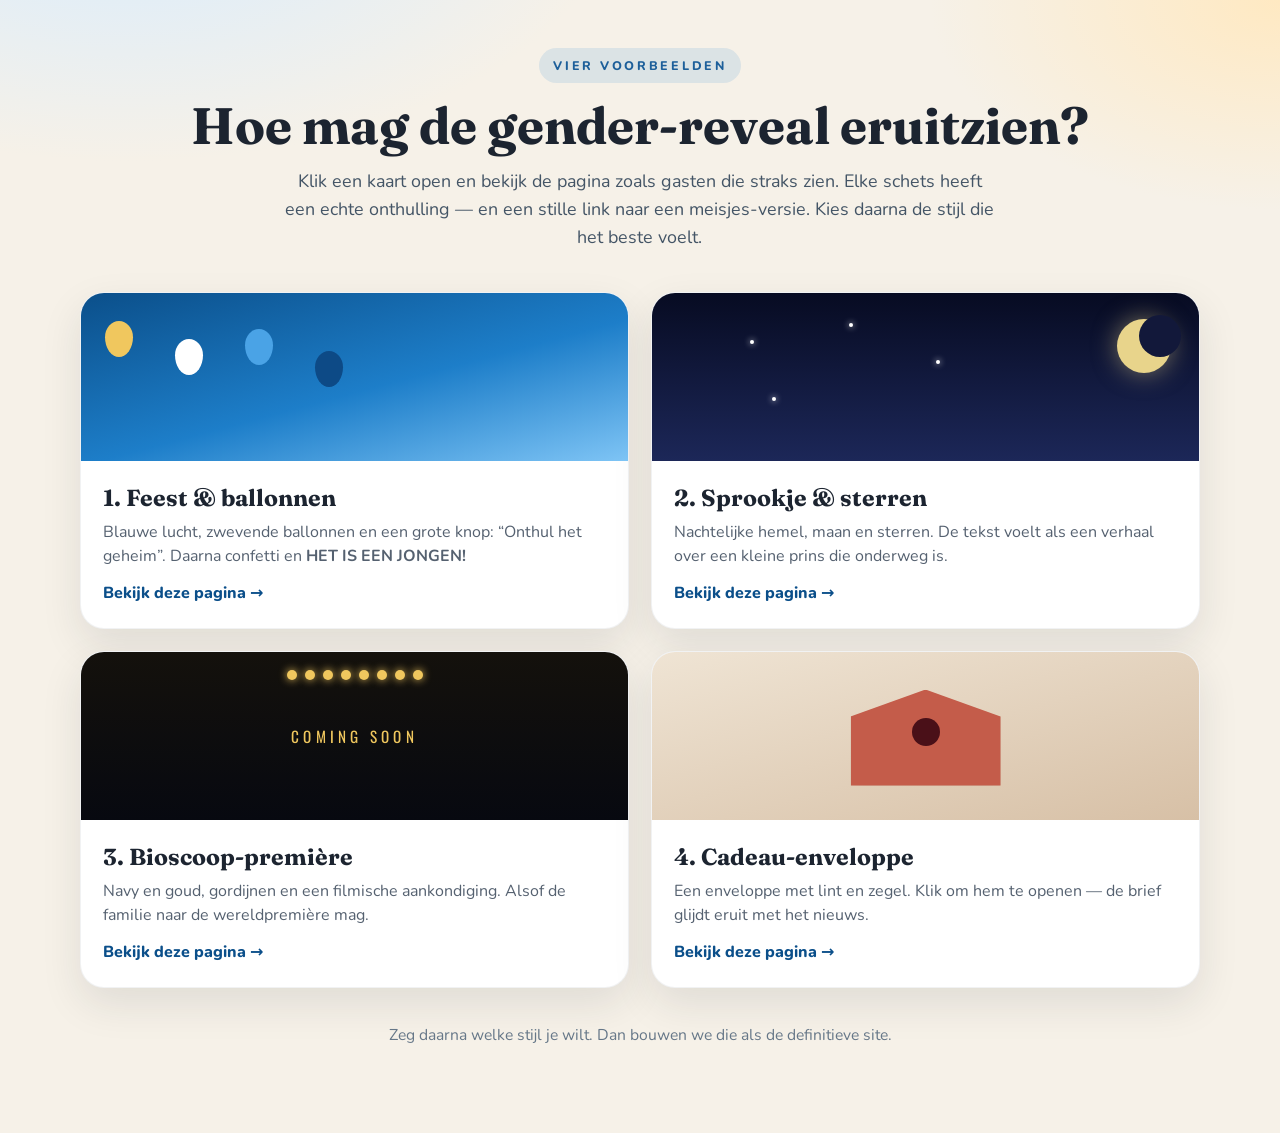
<file: schetsen/index.html>
<!DOCTYPE html>
<html lang="nl">
  <head>
    <meta charset="UTF-8" />
    <meta name="viewport" content="width=device-width, initial-scale=1" />
    <title>Kies een stijl — gender reveal</title>
    <link rel="preconnect" href="https://fonts.googleapis.com" />
    <link rel="preconnect" href="https://fonts.gstatic.com" crossorigin />
    <link
      href="https://fonts.googleapis.com/css2?family=Fraunces:opsz,wght@9..144,700;9..144,800&family=Nunito:wght@600;800&family=Oswald:wght@500;600&display=swap"
      rel="stylesheet"
    />
    <link rel="stylesheet" href="css/overzicht.css" />
  </head>
  <body class="overzicht">
    <div class="wrap">
      <header class="hero">
        <p class="kicker">Vier voorbeelden</p>
        <h1>Hoe mag de gender-reveal eruitzien?</h1>
        <p>
          Klik een kaart open en bekijk de pagina zoals gasten die straks zien.
          Elke schets heeft een echte onthulling — en een stille link naar een
          meisjes-versie. Kies daarna de stijl die het beste voelt.
        </p>
      </header>

      <div class="grid">
        <a class="choice" href="1-feest.html">
          <div class="thumb feest" aria-hidden="true"><span class="dot"></span></div>
          <div class="body">
            <h2>1. Feest &amp; ballonnen</h2>
            <p>
              Blauwe lucht, zwevende ballonnen en een grote knop:
              “Onthul het geheim”. Daarna confetti en
              <strong>HET IS EEN JONGEN!</strong>
            </p>
            <span class="cta">Bekijk deze pagina →</span>
          </div>
        </a>

        <a class="choice" href="2-sprookje.html">
          <div class="thumb sprookje" aria-hidden="true">
            <span class="moon"></span>
            <span class="star" style="left: 18%; top: 28%"></span>
            <span class="star" style="left: 36%; top: 18%"></span>
            <span class="star" style="left: 52%; top: 40%"></span>
            <span class="star" style="left: 22%; top: 62%"></span>
          </div>
          <div class="body">
            <h2>2. Sprookje &amp; sterren</h2>
            <p>
              Nachtelijke hemel, maan en sterren. De tekst voelt als een
              verhaal over een kleine prins die onderweg is.
            </p>
            <span class="cta">Bekijk deze pagina →</span>
          </div>
        </a>

        <a class="choice" href="3-bioscoop.html">
          <div class="thumb bioscoop" aria-hidden="true">
            <div class="lights">
              <i></i><i></i><i></i><i></i><i></i><i></i><i></i><i></i>
            </div>
            <div class="title">Coming soon</div>
          </div>
          <div class="body">
            <h2>3. Bioscoop-première</h2>
            <p>
              Navy en goud, gordijnen en een filmische aankondiging. Alsof de
              familie naar de wereldpremière mag.
            </p>
            <span class="cta">Bekijk deze pagina →</span>
          </div>
        </a>

        <a class="choice" href="4-cadeau.html">
          <div class="thumb cadeau" aria-hidden="true"><span class="env"></span></div>
          <div class="body">
            <h2>4. Cadeau-enveloppe</h2>
            <p>
              Een enveloppe met lint en zegel. Klik om hem te openen — de
              brief glijdt eruit met het nieuws.
            </p>
            <span class="cta">Bekijk deze pagina →</span>
          </div>
        </a>
      </div>

      <p class="note">
        Zeg daarna welke stijl je wilt. Dan bouwen we die als de definitieve site.
      </p>
    </div>
  </body>
</html>
</file>
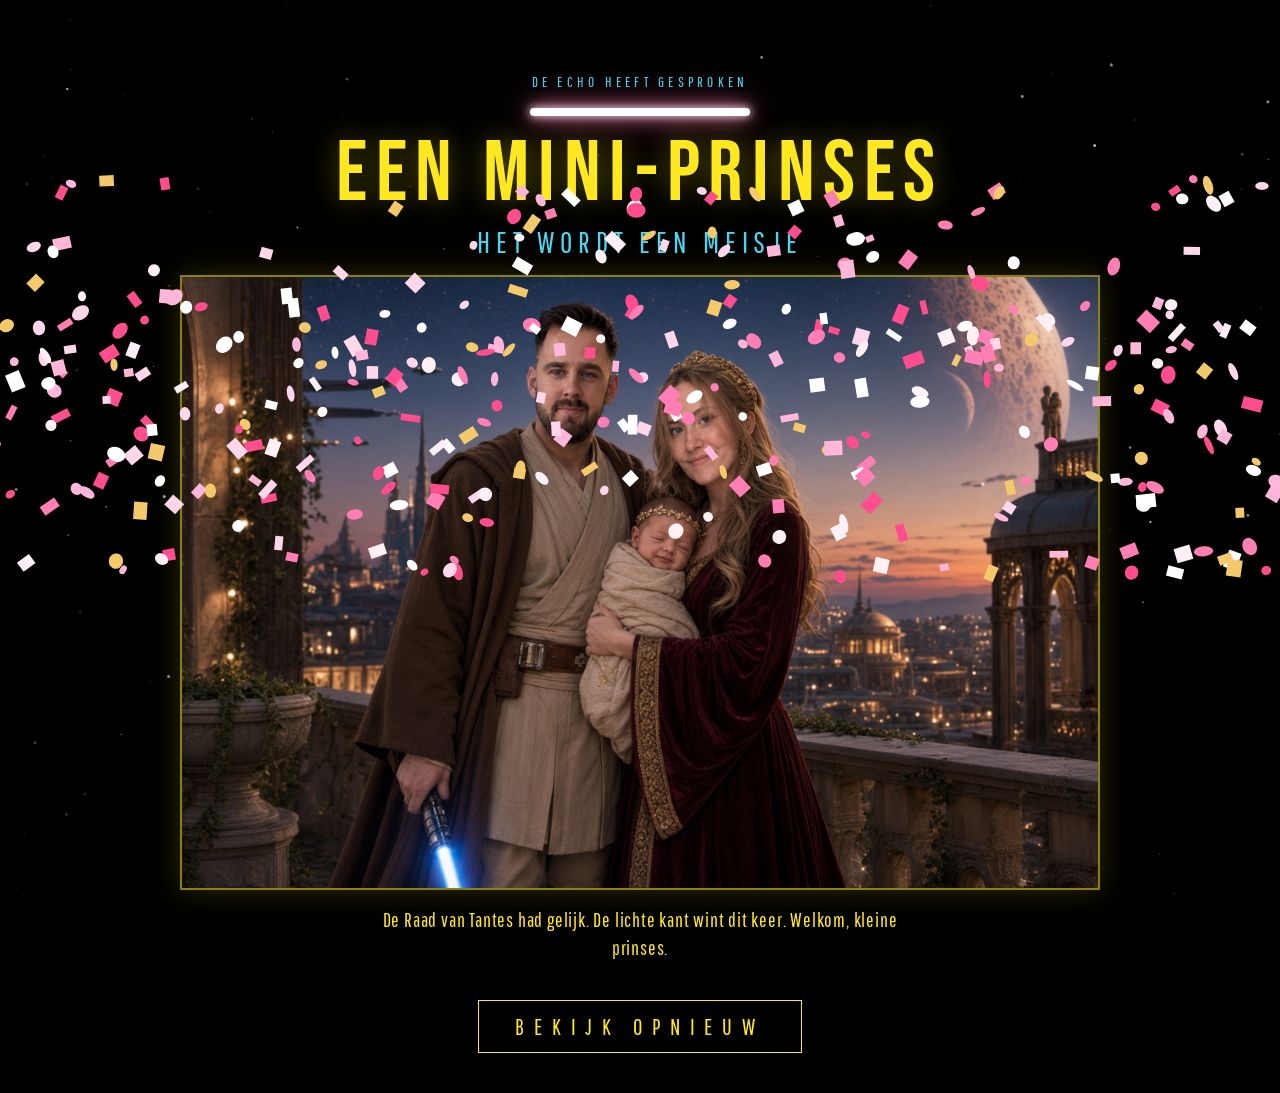
<file: meisje.html>
<!DOCTYPE html>
<html lang="nl">
  <head>
    <meta charset="UTF-8" />
    <meta name="viewport" content="width=device-width, initial-scale=1" />
    <title>Een mini-prinses</title>
    <meta name="description" content="De echo heeft gesproken." />
    <link rel="preconnect" href="https://fonts.googleapis.com" />
    <link rel="preconnect" href="https://fonts.gstatic.com" crossorigin />
    <link
      href="https://fonts.googleapis.com/css2?family=Bebas+Neue&family=News+Cycle:wght@400;700&family=Pathway+Gothic+One&display=swap"
      rel="stylesheet"
    />
    <link rel="stylesheet" href="css/style.css?v=33" />
  </head>
  <body class="galaxy" data-scene="reveal" data-outcome="girl">
    <canvas id="stars" aria-hidden="true"></canvas>
    <canvas id="fx" aria-hidden="true"></canvas>

    <main class="reveal">
      <p class="reveal-kicker">De echo heeft gesproken</p>
      <p class="saber saber-rose" aria-hidden="true"></p>
      <h1 class="reveal-title">Een mini-prinses</h1>
      <p class="reveal-sub">Het wordt een meisje</p>
      <div class="reveal-fotos">
        <figure class="reveal-foto">
          <img
            src="fotos/max-marjean-baby-reveal-meisje.png"
            alt="Max en Marjean met hun dochter, een mini-prinses"
          />
        </figure>
      </div>
      <p class="reveal-note">
        De Raad van Tantes had gelijk. De lichte kant wint dit keer.
        Welkom, kleine prinses.
      </p>
      <a class="start-btn replay-btn" href="index.html">Bekijk opnieuw</a>
    </main>

    <script src="js/app.js?v=33"></script>
  </body>
</html>
</file>
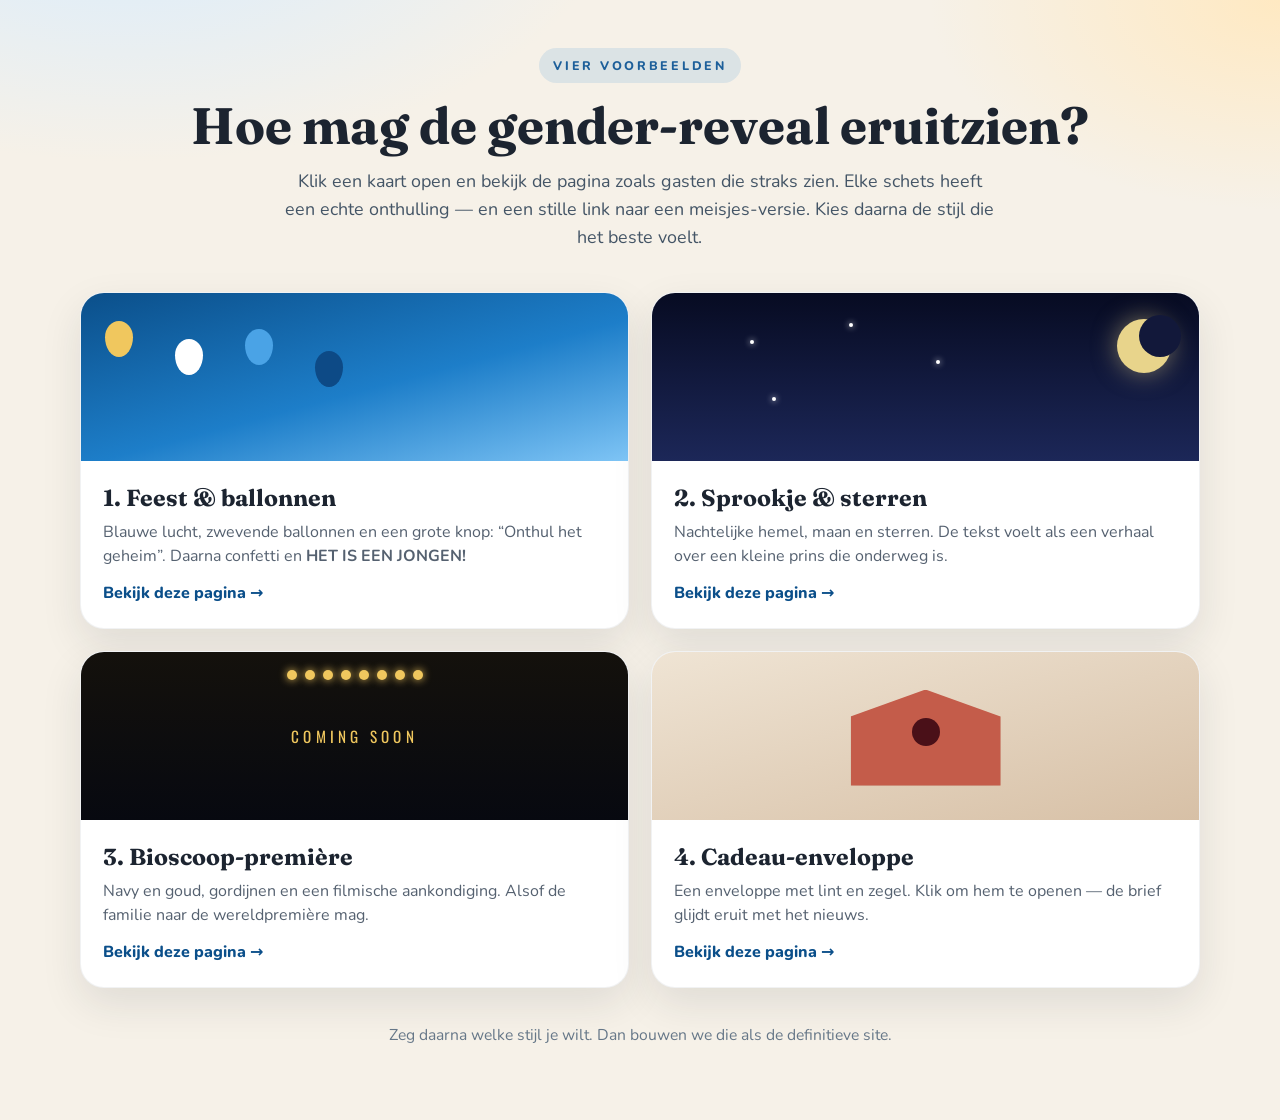
<file: preview.html>
<!DOCTYPE html>
<html lang="nl">
  <head>
    <meta charset="UTF-8" />
    <meta name="viewport" content="width=device-width, initial-scale=1" />
    <title>Kies een stijl</title>
    <meta http-equiv="refresh" content="0; url=schetsen/" />
    <link rel="canonical" href="schetsen/" />
  </head>
  <body>
    <p><a href="schetsen/">Open de vier stijlvoorbeelden</a></p>
  </body>
</html>
</file>
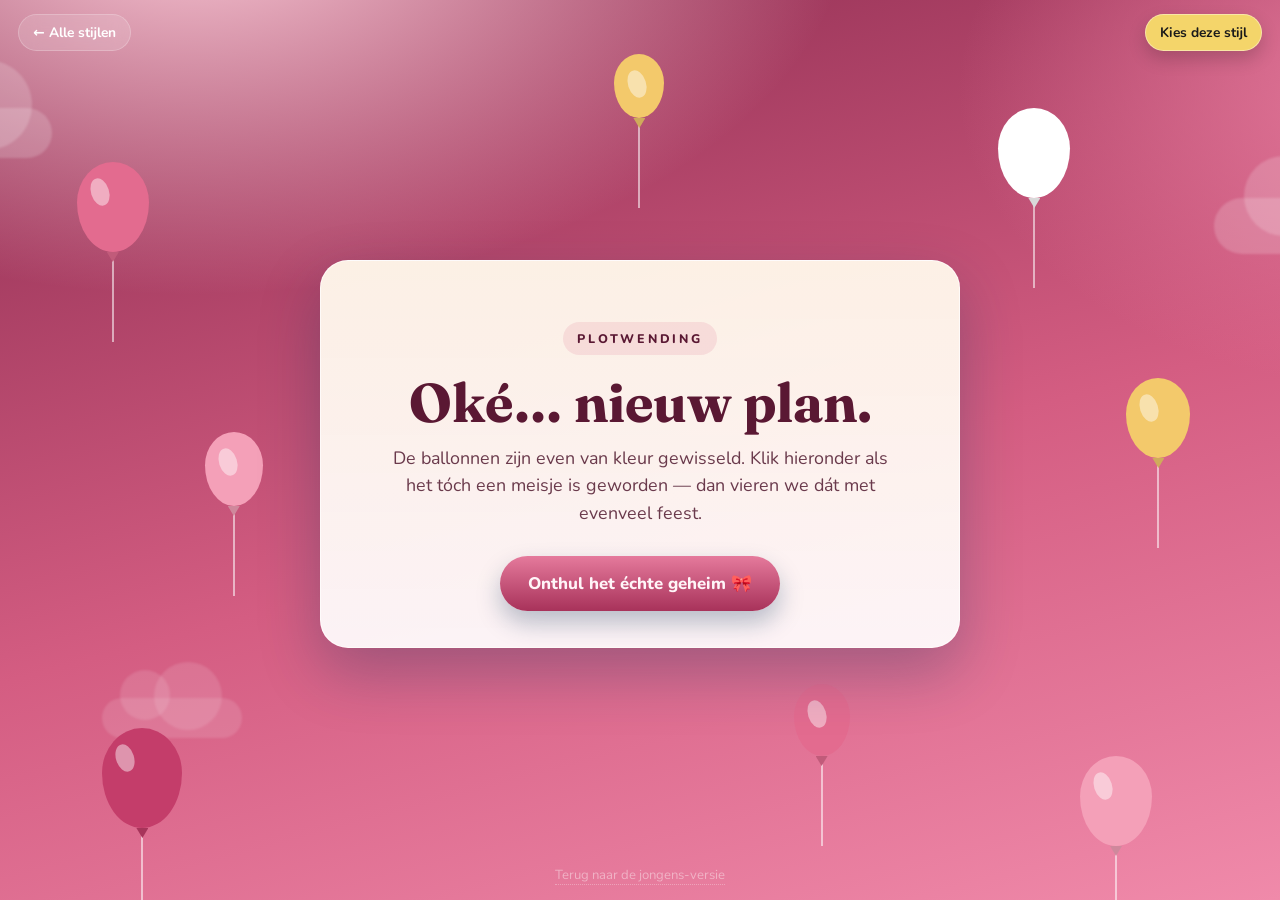
<file: schetsen/1-feest-meisje.html>
<!DOCTYPE html>
<html lang="nl">
  <head>
    <meta charset="UTF-8" />
    <meta name="viewport" content="width=device-width, initial-scale=1" />
    <title>Feest &amp; ballonnen — meisje</title>
    <link rel="preconnect" href="https://fonts.googleapis.com" />
    <link rel="preconnect" href="https://fonts.gstatic.com" crossorigin />
    <link
      href="https://fonts.googleapis.com/css2?family=Fraunces:opsz,wght@9..144,700;9..144,800&family=Nunito:wght@600;800&display=swap"
      rel="stylesheet"
    />
    <link rel="stylesheet" href="css/shared.css" />
    <link rel="stylesheet" href="css/feest.css" />
  </head>
  <body class="feest theme-girl" data-fx="feest">
    <canvas id="confetti"></canvas>
    <nav class="sketch-bar">
      <a class="back" href="index.html">← Alle stijlen</a>
      <a class="pick" href="index.html">Kies deze stijl</a>
    </nav>

    <div class="sky" aria-hidden="true">
      <div class="cloud cloud-1"></div>
      <div class="cloud cloud-2"></div>
      <div class="cloud cloud-3"></div>
    </div>
    <div class="balloons" aria-hidden="true">
      <div class="balloon b1"><span class="string"></span></div>
      <div class="balloon b2"><span class="string"></span></div>
      <div class="balloon b3"><span class="string"></span></div>
      <div class="balloon b4"><span class="string"></span></div>
      <div class="balloon b5"><span class="string"></span></div>
      <div class="balloon b6"><span class="string"></span></div>
      <div class="balloon b7"><span class="string"></span></div>
      <div class="balloon b8"><span class="string"></span></div>
    </div>

    <main class="page">
      <section class="card">
        <div class="pre-reveal">
          <p class="kicker">Plotwending</p>
          <h1>Oké… nieuw plan.</h1>
          <p class="lead">
            De ballonnen zijn even van kleur gewisseld. Klik hieronder als het
            tóch een meisje is geworden — dan vieren we dát met evenveel feest.
          </p>
          <button class="reveal-btn" type="button" data-reveal>
            Onthul het échte geheim 🎀
          </button>
        </div>
        <div class="result">
          <p class="tiny">Tromgeroffel… het is een</p>
          <h1 class="big-reveal">MEISJE!</h1>
          <p class="note">Welkom, kleine prinses. De wereld wordt een stukje zachter — en een stukje groter van liefde.</p>
          <p class="note">Gefeliciteerd, jullie worden ouders van een dochter. 💗</p>
          <p class="hearts" aria-hidden="true">🎀 💗 ✨</p>
        </div>
      </section>
    </main>

    <footer class="footer">
      <a href="1-feest.html">Terug naar de jongens-versie</a>
    </footer>
    <script src="js/reveal.js"></script>
  </body>
</html>
</file>
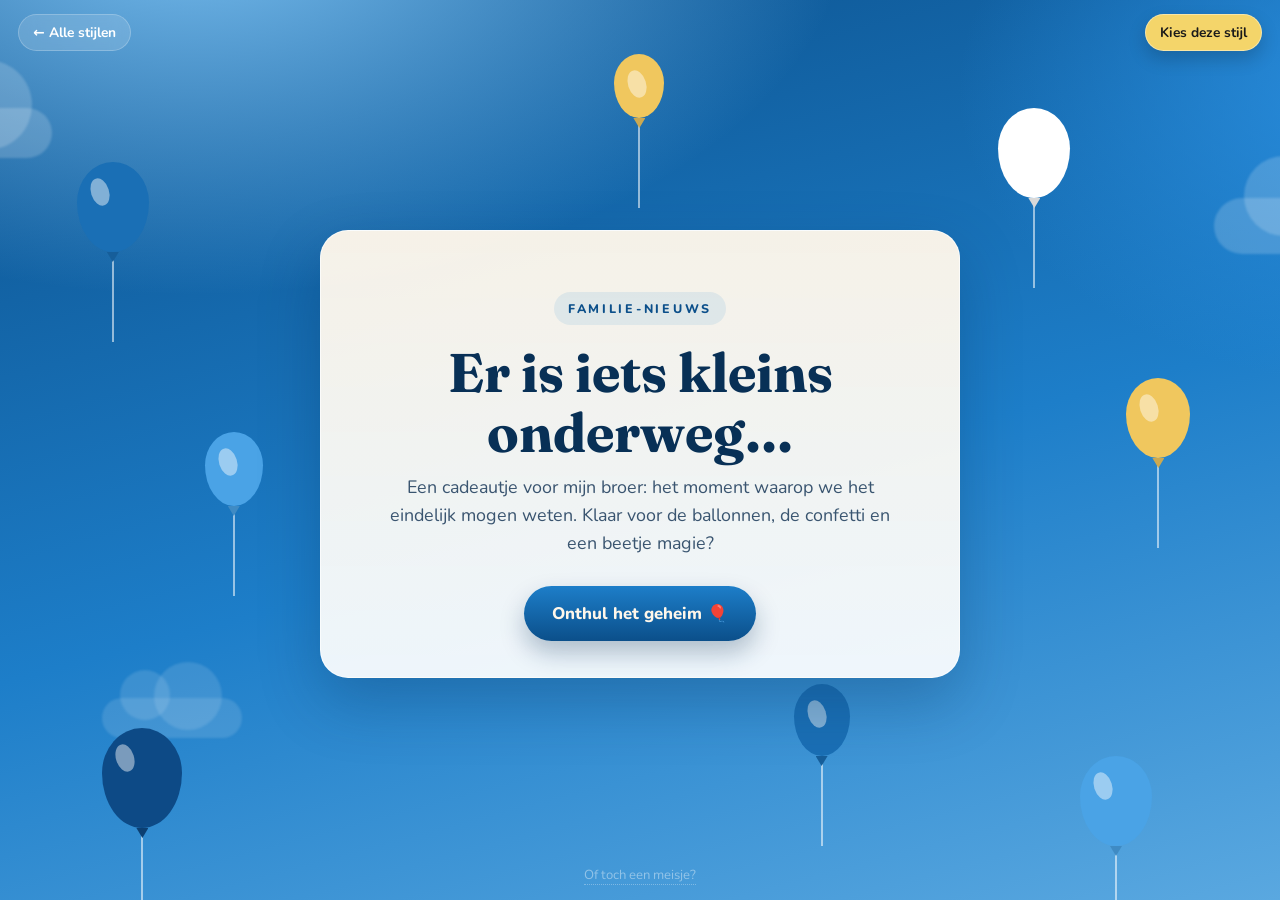
<file: schetsen/1-feest.html>
<!DOCTYPE html>
<html lang="nl">
  <head>
    <meta charset="UTF-8" />
    <meta name="viewport" content="width=device-width, initial-scale=1" />
    <title>Feest &amp; ballonnen — schets</title>
    <link rel="preconnect" href="https://fonts.googleapis.com" />
    <link rel="preconnect" href="https://fonts.gstatic.com" crossorigin />
    <link
      href="https://fonts.googleapis.com/css2?family=Fraunces:opsz,wght@9..144,700;9..144,800&family=Nunito:wght@600;800&display=swap"
      rel="stylesheet"
    />
    <link rel="stylesheet" href="css/shared.css" />
    <link rel="stylesheet" href="css/feest.css" />
  </head>
  <body class="feest" data-fx="feest">
    <canvas id="confetti"></canvas>
    <nav class="sketch-bar">
      <a class="back" href="index.html">← Alle stijlen</a>
      <a class="pick" href="index.html">Kies deze stijl</a>
    </nav>

    <div class="sky" aria-hidden="true">
      <div class="cloud cloud-1"></div>
      <div class="cloud cloud-2"></div>
      <div class="cloud cloud-3"></div>
    </div>
    <div class="balloons" aria-hidden="true">
      <div class="balloon b1"><span class="string"></span></div>
      <div class="balloon b2"><span class="string"></span></div>
      <div class="balloon b3"><span class="string"></span></div>
      <div class="balloon b4"><span class="string"></span></div>
      <div class="balloon b5"><span class="string"></span></div>
      <div class="balloon b6"><span class="string"></span></div>
      <div class="balloon b7"><span class="string"></span></div>
      <div class="balloon b8"><span class="string"></span></div>
    </div>

    <main class="page">
      <section class="card">
        <div class="pre-reveal">
          <p class="kicker">Familie-nieuws</p>
          <h1>Er is iets kleins onderweg…</h1>
          <p class="lead">
            Een cadeautje voor mijn broer: het moment waarop we het eindelijk
            mogen weten. Klaar voor de ballonnen, de confetti en een beetje magie?
          </p>
          <button class="reveal-btn" type="button" data-reveal>
            Onthul het geheim 🎈
          </button>
        </div>
        <div class="result">
          <p class="tiny">Tromgeroffel… het is een</p>
          <h1 class="big-reveal">JONGEN!</h1>
          <p class="note">Welkom, kleine held. De wereld wordt een stukje blauwer — en een stukje groter van liefde.</p>
          <p class="note">Gefeliciteerd, jullie worden ouders van een zoon. 💙</p>
          <p class="hearts" aria-hidden="true">🎈 💙 ✨</p>
        </div>
      </section>
    </main>

    <footer class="footer">
      <a href="1-feest-meisje.html">Of toch een meisje?</a>
    </footer>
    <script src="js/reveal.js"></script>
  </body>
</html>
</file>
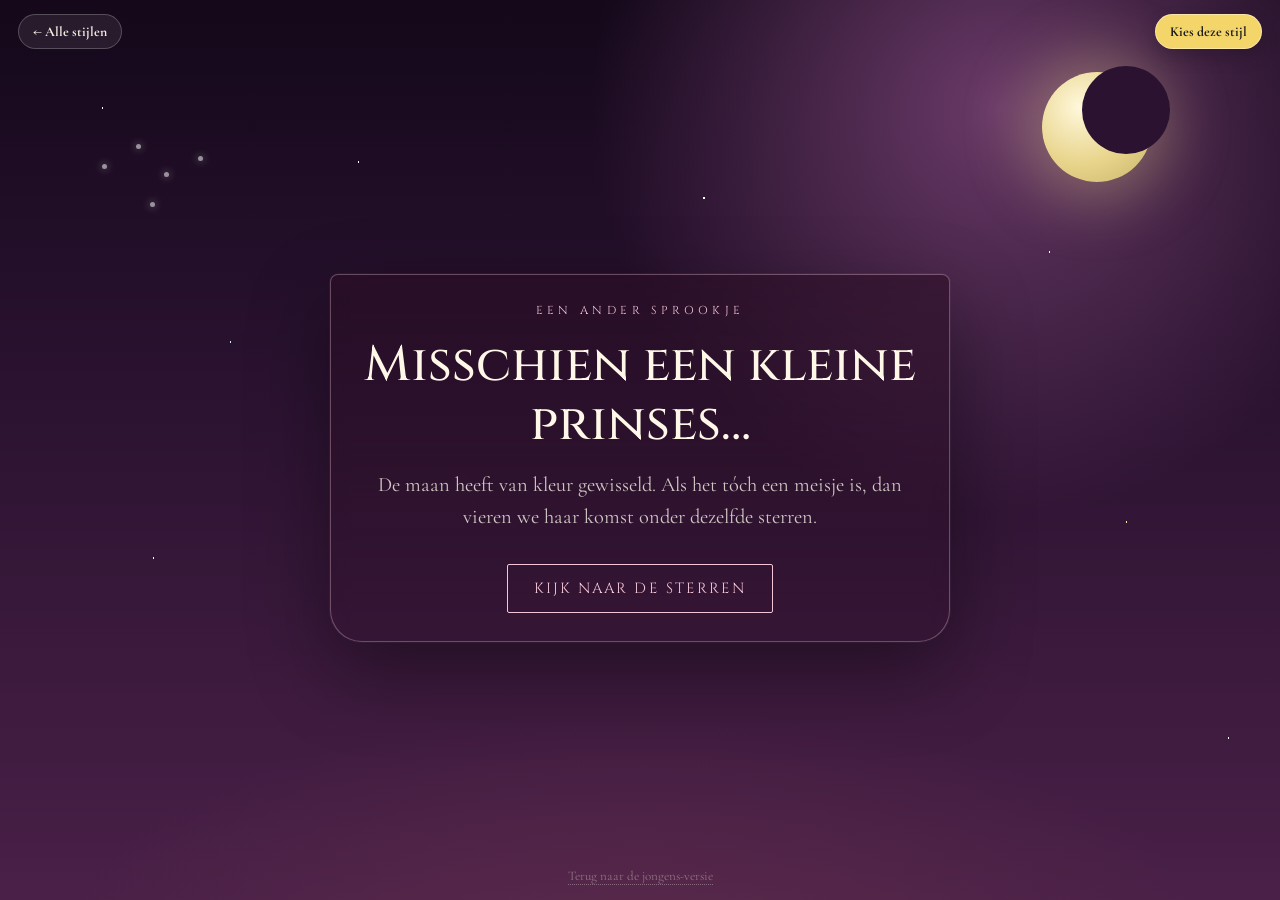
<file: schetsen/2-sprookje-meisje.html>
<!DOCTYPE html>
<html lang="nl">
  <head>
    <meta charset="UTF-8" />
    <meta name="viewport" content="width=device-width, initial-scale=1" />
    <title>Sprookje &amp; sterren — meisje</title>
    <link rel="preconnect" href="https://fonts.googleapis.com" />
    <link rel="preconnect" href="https://fonts.gstatic.com" crossorigin />
    <link
      href="https://fonts.googleapis.com/css2?family=Cinzel:wght@500;600&family=Cormorant+Garamond:ital,wght@0,500;0,600;1,500&display=swap"
      rel="stylesheet"
    />
    <link rel="stylesheet" href="css/shared.css" />
    <link rel="stylesheet" href="css/sprookje.css" />
  </head>
  <body class="sprookje theme-girl" data-fx="sprookje">
    <canvas id="confetti"></canvas>
    <nav class="sketch-bar">
      <a class="back" href="index.html">← Alle stijlen</a>
      <a class="pick" href="index.html">Kies deze stijl</a>
    </nav>

    <div class="night" aria-hidden="true">
      <div class="stars"></div>
      <div class="moon"></div>
      <div class="constellation">
        <span></span><span></span><span></span><span></span><span></span>
      </div>
    </div>

    <main class="page">
      <section class="card">
        <div class="pre-reveal">
          <p class="kicker">Een ander sprookje</p>
          <h1>Misschien een kleine prinses…</h1>
          <p class="lead">
            De maan heeft van kleur gewisseld. Als het tóch een meisje is,
            dan vieren we haar komst onder dezelfde sterren.
          </p>
          <button class="reveal-btn" type="button" data-reveal>
            Kijk naar de sterren
          </button>
        </div>
        <div class="result">
          <p class="tiny">Het heelal fluistert</p>
          <h1 class="big-reveal">HET IS EEN MEISJE!</h1>
          <p class="note">Welkom, kleine prinses. Moge je nachten zacht zijn en je dagen vol wonderen.</p>
          <p class="note">Een dochter is onderweg — een nieuw sterretje in het gezin. ✨</p>
          <p class="hearts" aria-hidden="true">🌙 💗 👑</p>
        </div>
      </section>
    </main>

    <footer class="footer">
      <a href="2-sprookje.html">Terug naar de jongens-versie</a>
    </footer>
    <script src="js/reveal.js"></script>
  </body>
</html>
</file>
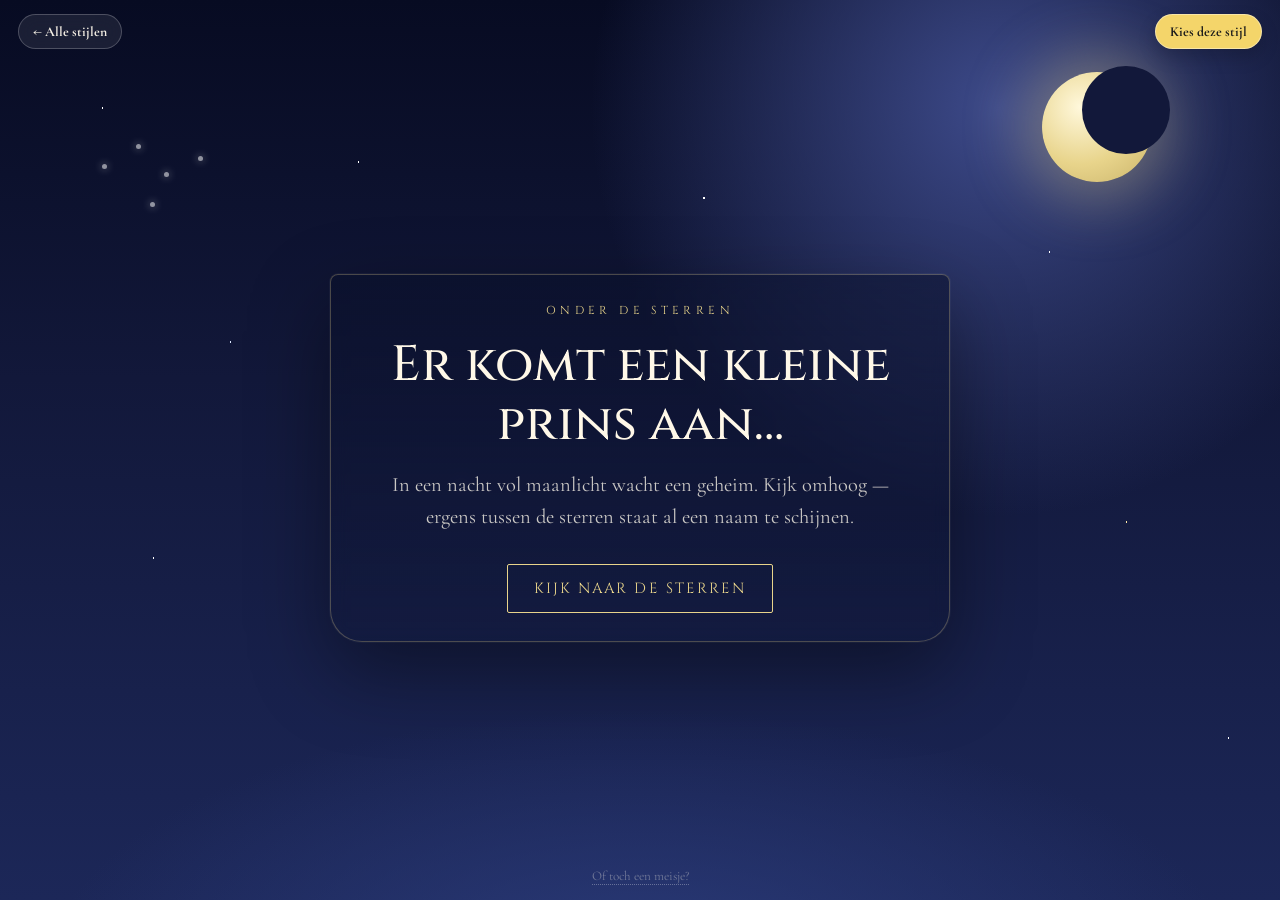
<file: schetsen/2-sprookje.html>
<!DOCTYPE html>
<html lang="nl">
  <head>
    <meta charset="UTF-8" />
    <meta name="viewport" content="width=device-width, initial-scale=1" />
    <title>Sprookje &amp; sterren — schets</title>
    <link rel="preconnect" href="https://fonts.googleapis.com" />
    <link rel="preconnect" href="https://fonts.gstatic.com" crossorigin />
    <link
      href="https://fonts.googleapis.com/css2?family=Cinzel:wght@500;600&family=Cormorant+Garamond:ital,wght@0,500;0,600;1,500&display=swap"
      rel="stylesheet"
    />
    <link rel="stylesheet" href="css/shared.css" />
    <link rel="stylesheet" href="css/sprookje.css" />
  </head>
  <body class="sprookje" data-fx="sprookje">
    <canvas id="confetti"></canvas>
    <nav class="sketch-bar">
      <a class="back" href="index.html">← Alle stijlen</a>
      <a class="pick" href="index.html">Kies deze stijl</a>
    </nav>

    <div class="night" aria-hidden="true">
      <div class="stars"></div>
      <div class="moon"></div>
      <div class="constellation">
        <span></span><span></span><span></span><span></span><span></span>
      </div>
    </div>

    <main class="page">
      <section class="card">
        <div class="pre-reveal">
          <p class="kicker">Onder de sterren</p>
          <h1>Er komt een kleine prins aan…</h1>
          <p class="lead">
            In een nacht vol maanlicht wacht een geheim. Kijk omhoog — ergens
            tussen de sterren staat al een naam te schijnen.
          </p>
          <button class="reveal-btn" type="button" data-reveal>
            Kijk naar de sterren
          </button>
        </div>
        <div class="result">
          <p class="tiny">Het heelal fluistert</p>
          <h1 class="big-reveal">HET IS EEN JONGEN!</h1>
          <p class="note">Welkom, kleine prins. Moge je nachten zacht zijn en je dagen vol avontuur.</p>
          <p class="note">Een zoon is onderweg — een nieuw sterretje in het gezin. ✨</p>
          <p class="hearts" aria-hidden="true">🌙 ✨ 👑</p>
        </div>
      </section>
    </main>

    <footer class="footer">
      <a href="2-sprookje-meisje.html">Of toch een meisje?</a>
    </footer>
    <script src="js/reveal.js"></script>
  </body>
</html>
</file>
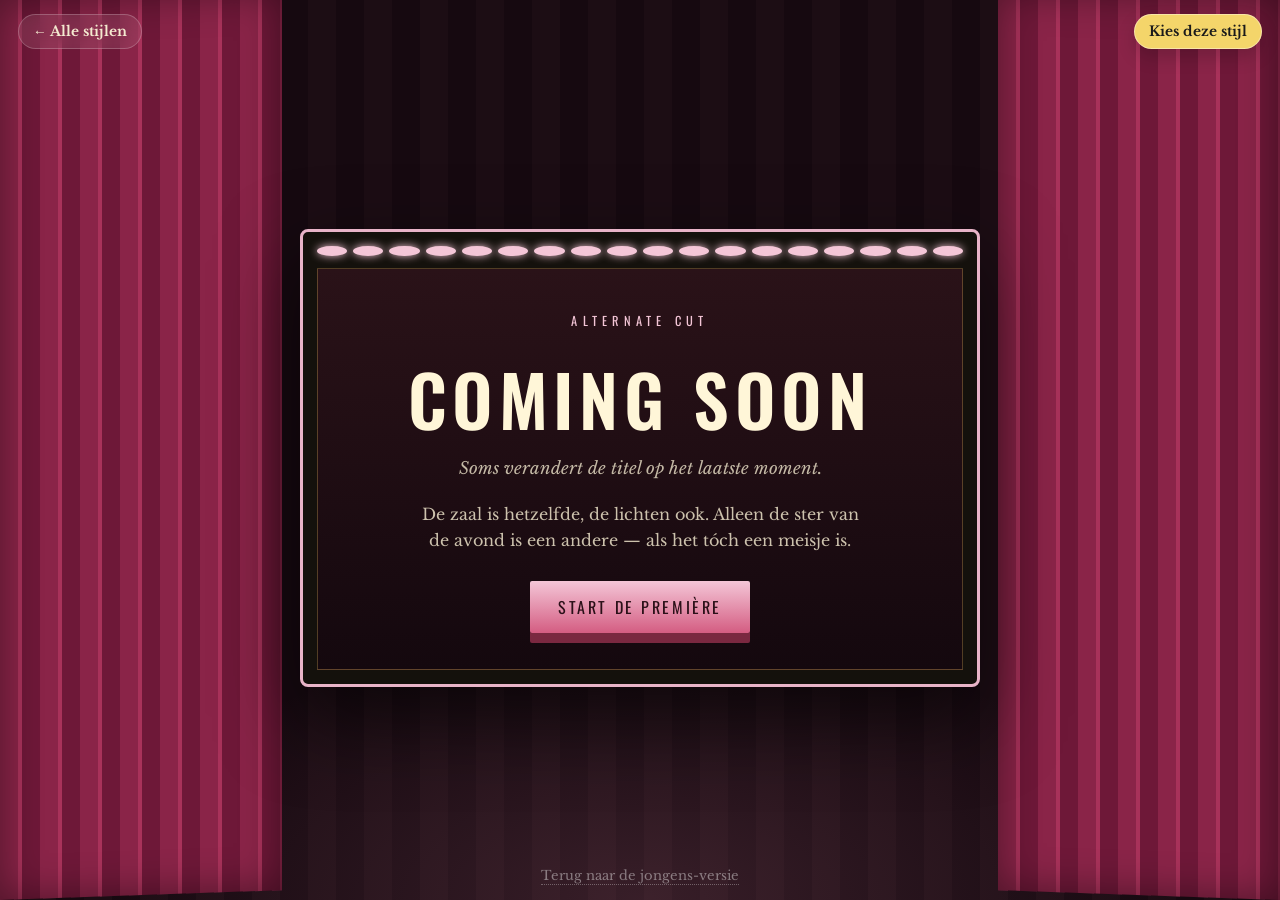
<file: schetsen/3-bioscoop-meisje.html>
<!DOCTYPE html>
<html lang="nl">
  <head>
    <meta charset="UTF-8" />
    <meta name="viewport" content="width=device-width, initial-scale=1" />
    <title>Bioscoop-première — meisje</title>
    <link rel="preconnect" href="https://fonts.googleapis.com" />
    <link rel="preconnect" href="https://fonts.gstatic.com" crossorigin />
    <link
      href="https://fonts.googleapis.com/css2?family=Libre+Baskerville:ital,wght@0,400;0,700;1,400&family=Oswald:wght@500;600&display=swap"
      rel="stylesheet"
    />
    <link rel="stylesheet" href="css/shared.css" />
    <link rel="stylesheet" href="css/bioscoop.css" />
  </head>
  <body class="bioscoop theme-girl" data-fx="bioscoop">
    <canvas id="confetti"></canvas>
    <nav class="sketch-bar">
      <a class="back" href="index.html">← Alle stijlen</a>
      <a class="pick" href="index.html">Kies deze stijl</a>
    </nav>

    <div class="stage" aria-hidden="true"></div>
    <div class="curtain left" aria-hidden="true"></div>
    <div class="curtain right" aria-hidden="true"></div>

    <main class="page">
      <div class="marquee">
        <div class="bulbs" aria-hidden="true">
          <span></span><span></span><span></span><span></span><span></span>
          <span></span><span></span><span></span><span></span><span></span>
          <span></span><span></span><span></span><span></span><span></span>
          <span></span><span></span><span></span>
        </div>
        <section class="poster">
          <div class="pre-reveal">
            <p class="kicker">Alternate cut</p>
            <h1>Coming soon</h1>
            <p class="subtitle">Soms verandert de titel op het laatste moment.</p>
            <p class="lead">
              De zaal is hetzelfde, de lichten ook. Alleen de ster van de
              avond is een andere — als het tóch een meisje is.
            </p>
            <button class="reveal-btn" type="button" data-reveal>
              Start de première
            </button>
          </div>
          <div class="result">
            <p class="tiny">Now showing</p>
            <h1 class="big-reveal">HET IS EEN MEISJE!</h1>
            <p class="note">De ster van de avond: een dochter. Applaus, confetti, en een rol die nog een leven lang duurt.</p>
            <p class="note">Gefeliciteerd — jullie worden ouders. 🎬</p>
            <p class="hearts" aria-hidden="true">★ 💗 ★</p>
          </div>
        </section>
      </div>
    </main>

    <footer class="footer">
      <a href="3-bioscoop.html">Terug naar de jongens-versie</a>
    </footer>
    <script src="js/reveal.js"></script>
  </body>
</html>
</file>
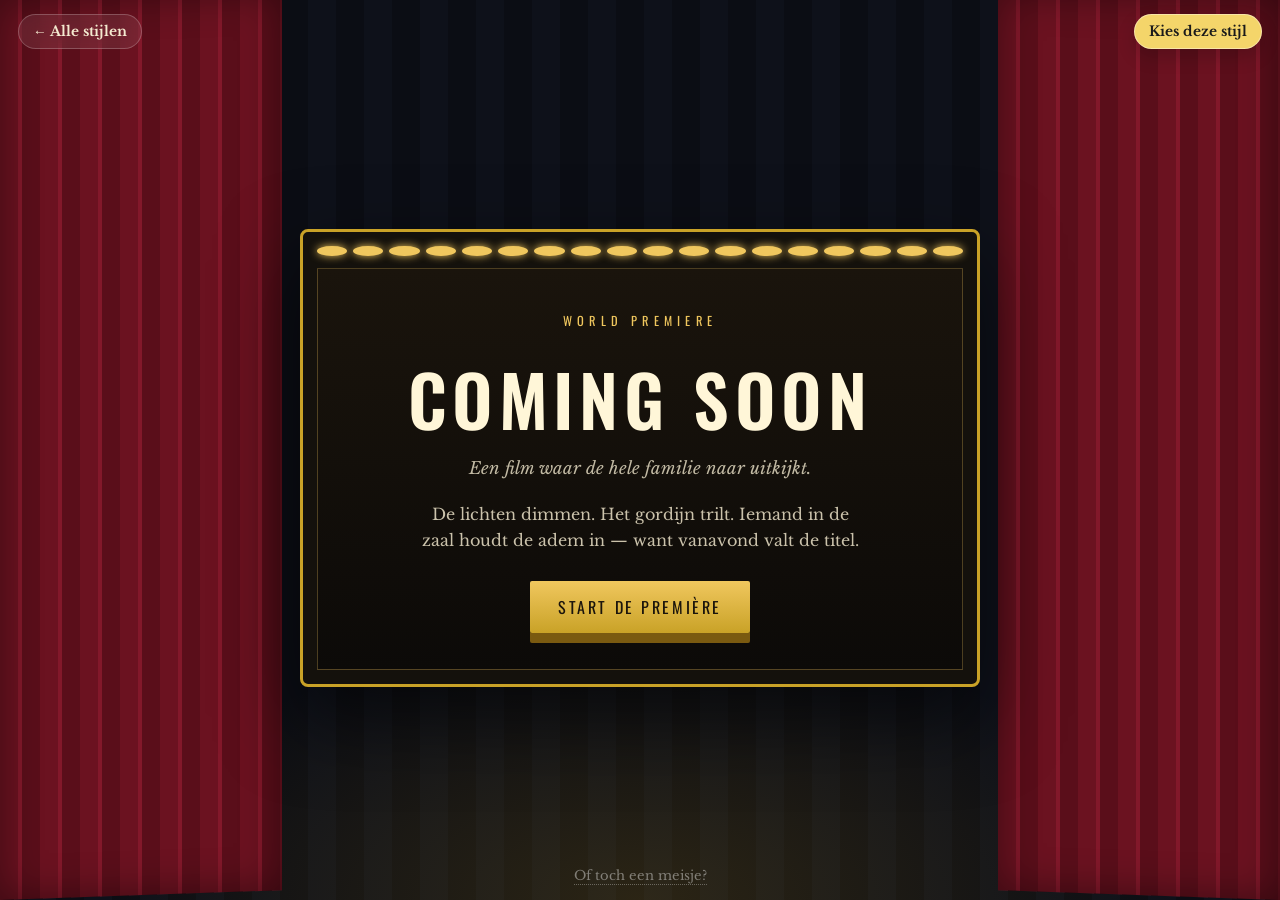
<file: schetsen/3-bioscoop.html>
<!DOCTYPE html>
<html lang="nl">
  <head>
    <meta charset="UTF-8" />
    <meta name="viewport" content="width=device-width, initial-scale=1" />
    <title>Bioscoop-première — schets</title>
    <link rel="preconnect" href="https://fonts.googleapis.com" />
    <link rel="preconnect" href="https://fonts.gstatic.com" crossorigin />
    <link
      href="https://fonts.googleapis.com/css2?family=Libre+Baskerville:ital,wght@0,400;0,700;1,400&family=Oswald:wght@500;600&display=swap"
      rel="stylesheet"
    />
    <link rel="stylesheet" href="css/shared.css" />
    <link rel="stylesheet" href="css/bioscoop.css" />
  </head>
  <body class="bioscoop" data-fx="bioscoop">
    <canvas id="confetti"></canvas>
    <nav class="sketch-bar">
      <a class="back" href="index.html">← Alle stijlen</a>
      <a class="pick" href="index.html">Kies deze stijl</a>
    </nav>

    <div class="stage" aria-hidden="true"></div>
    <div class="curtain left" aria-hidden="true"></div>
    <div class="curtain right" aria-hidden="true"></div>

    <main class="page">
      <div class="marquee">
        <div class="bulbs" aria-hidden="true">
          <span></span><span></span><span></span><span></span><span></span>
          <span></span><span></span><span></span><span></span><span></span>
          <span></span><span></span><span></span><span></span><span></span>
          <span></span><span></span><span></span>
        </div>
        <section class="poster">
          <div class="pre-reveal">
            <p class="kicker">World premiere</p>
            <h1>Coming soon</h1>
            <p class="subtitle">Een film waar de hele familie naar uitkijkt.</p>
            <p class="lead">
              De lichten dimmen. Het gordijn trilt. Iemand in de zaal houdt
              de adem in — want vanavond valt de titel.
            </p>
            <button class="reveal-btn" type="button" data-reveal>
              Start de première
            </button>
          </div>
          <div class="result">
            <p class="tiny">Now showing</p>
            <h1 class="big-reveal">HET IS EEN JONGEN!</h1>
            <p class="note">De ster van de avond: een zoon. Applaus, confetti, en een rol die nog een leven lang duurt.</p>
            <p class="note">Gefeliciteerd — jullie worden ouders. 🎬</p>
            <p class="hearts" aria-hidden="true">★ 🎞 ★</p>
          </div>
        </section>
      </div>
    </main>

    <footer class="footer">
      <a href="3-bioscoop-meisje.html">Of toch een meisje?</a>
    </footer>
    <script src="js/reveal.js"></script>
  </body>
</html>
</file>
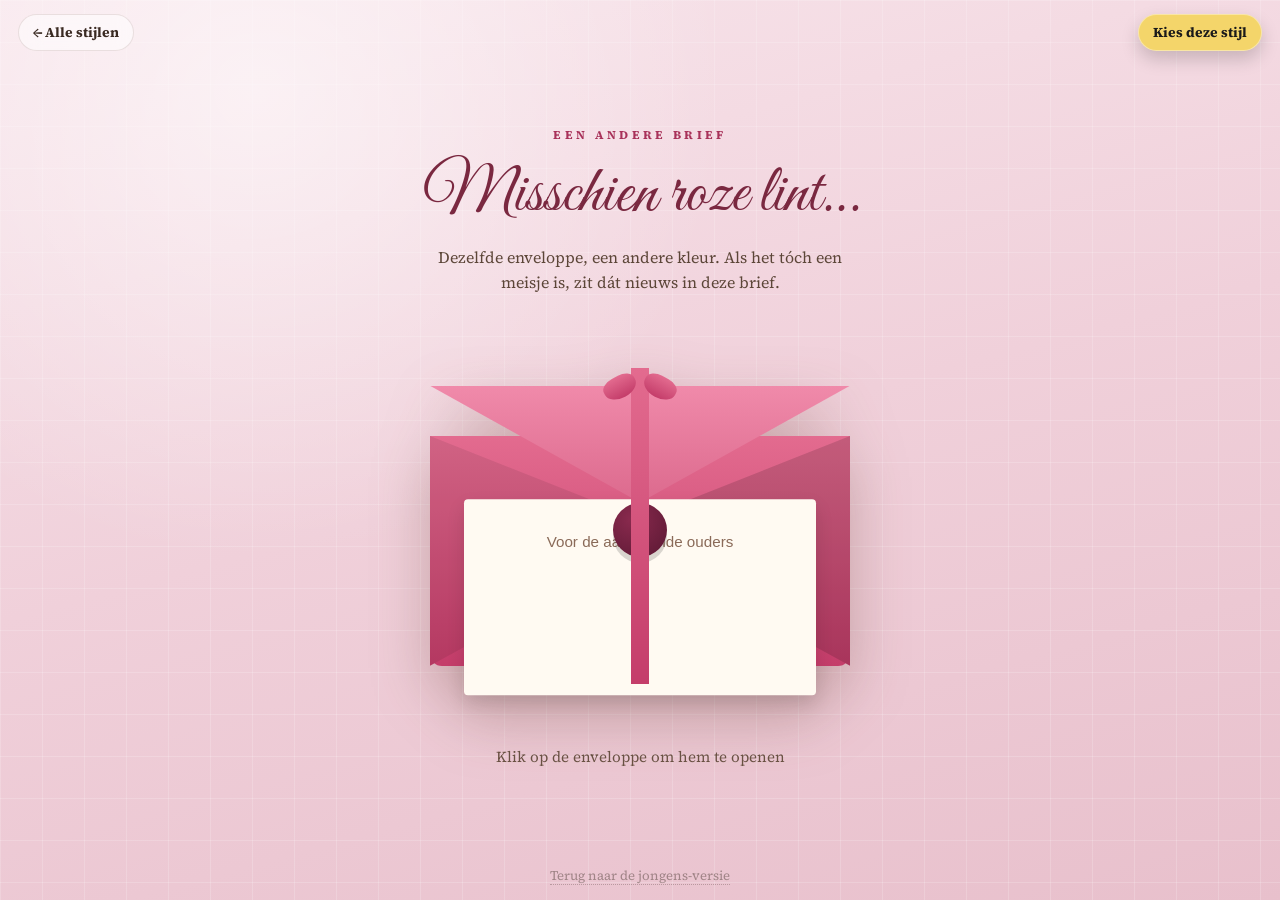
<file: schetsen/4-cadeau-meisje.html>
<!DOCTYPE html>
<html lang="nl">
  <head>
    <meta charset="UTF-8" />
    <meta name="viewport" content="width=device-width, initial-scale=1" />
    <title>Cadeau-enveloppe — meisje</title>
    <link rel="preconnect" href="https://fonts.googleapis.com" />
    <link rel="preconnect" href="https://fonts.gstatic.com" crossorigin />
    <link
      href="https://fonts.googleapis.com/css2?family=Great+Vibes&family=Source+Serif+4:opsz,wght@8..60,500;8..60,700&display=swap"
      rel="stylesheet"
    />
    <link rel="stylesheet" href="css/shared.css" />
    <link rel="stylesheet" href="css/cadeau.css" />
  </head>
  <body class="cadeau theme-girl" data-fx="cadeau">
    <canvas id="confetti"></canvas>
    <nav class="sketch-bar">
      <a class="back" href="index.html">← Alle stijlen</a>
      <a class="pick" href="index.html">Kies deze stijl</a>
    </nav>
    <div class="tablecloth" aria-hidden="true"></div>

    <main class="page">
      <div class="intro">
        <p class="kicker">Een andere brief</p>
        <h1>Misschien roze lint…</h1>
        <p class="lead">
          Dezelfde enveloppe, een andere kleur. Als het tóch een meisje is,
          zit dát nieuws in deze brief.
        </p>
      </div>

      <div class="envelope-wrap">
        <button class="envelope" type="button" data-reveal aria-label="Open de enveloppe">
          <div class="flap"></div>
          <div class="letter">
            <div class="pre-reveal">
              <p class="hint">Voor de aanstaande ouders</p>
            </div>
            <div class="result">
              <p class="tiny">Het geheim</p>
              <p class="big-reveal">Het is een meisje!</p>
              <p class="note">Welkom, kleine prinses. Met alle liefde.</p>
            </div>
          </div>
          <div class="pocket"></div>
          <div class="seal">♥</div>
          <div class="ribbon"></div>
        </button>
      </div>
      <p class="hint-outside">Klik op de enveloppe om hem te openen</p>
    </main>

    <footer class="footer">
      <a href="4-cadeau.html">Terug naar de jongens-versie</a>
    </footer>
    <script src="js/reveal.js"></script>
  </body>
</html>
</file>
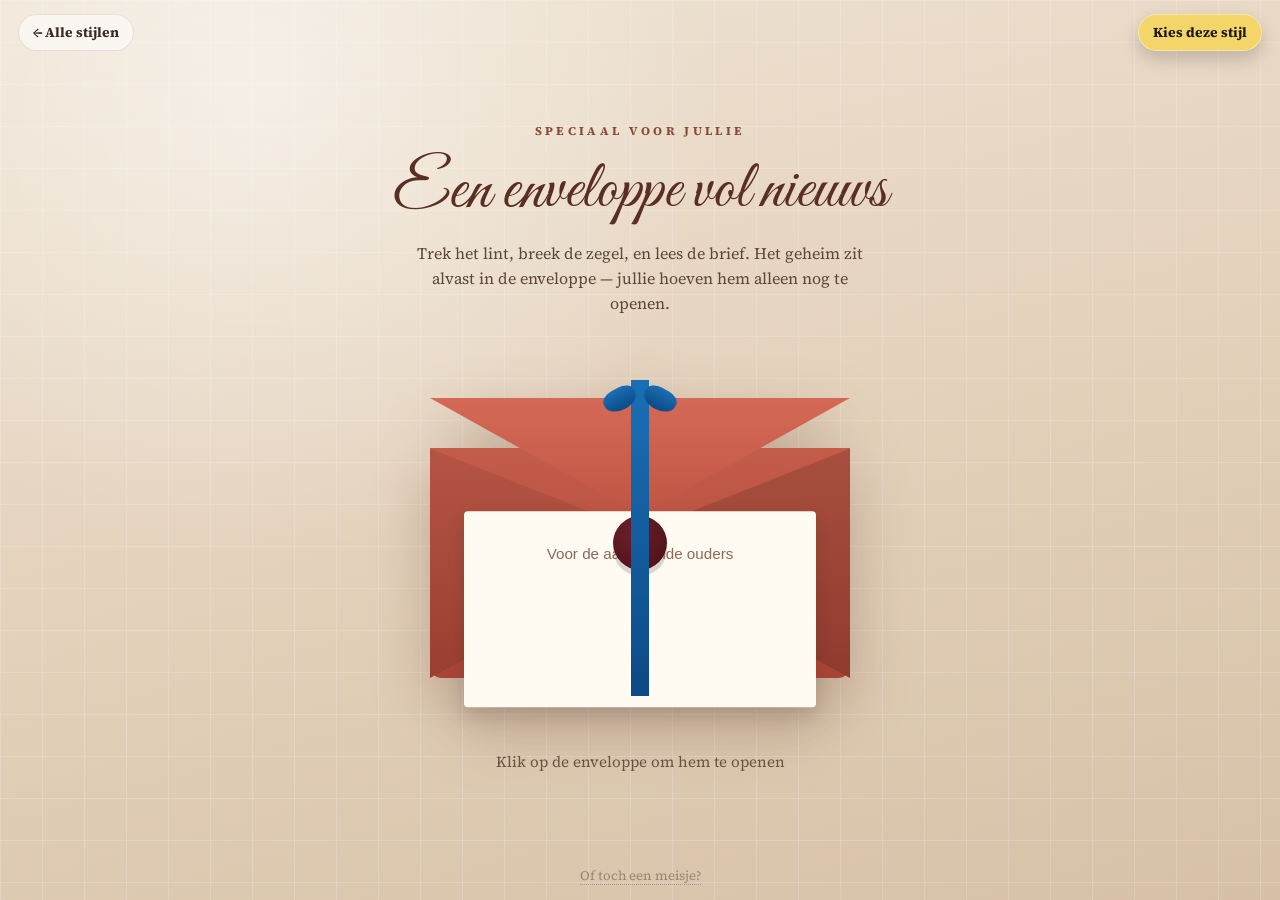
<file: schetsen/4-cadeau.html>
<!DOCTYPE html>
<html lang="nl">
  <head>
    <meta charset="UTF-8" />
    <meta name="viewport" content="width=device-width, initial-scale=1" />
    <title>Cadeau-enveloppe — schets</title>
    <link rel="preconnect" href="https://fonts.googleapis.com" />
    <link rel="preconnect" href="https://fonts.gstatic.com" crossorigin />
    <link
      href="https://fonts.googleapis.com/css2?family=Great+Vibes&family=Source+Serif+4:opsz,wght@8..60,500;8..60,700&display=swap"
      rel="stylesheet"
    />
    <link rel="stylesheet" href="css/shared.css" />
    <link rel="stylesheet" href="css/cadeau.css" />
  </head>
  <body class="cadeau" data-fx="cadeau">
    <canvas id="confetti"></canvas>
    <nav class="sketch-bar">
      <a class="back" href="index.html">← Alle stijlen</a>
      <a class="pick" href="index.html">Kies deze stijl</a>
    </nav>
    <div class="tablecloth" aria-hidden="true"></div>

    <main class="page">
      <div class="intro">
        <p class="kicker">Speciaal voor jullie</p>
        <h1>Een enveloppe vol nieuws</h1>
        <p class="lead">
          Trek het lint, breek de zegel, en lees de brief. Het geheim zit
          alvast in de enveloppe — jullie hoeven hem alleen nog te openen.
        </p>
      </div>

      <div class="envelope-wrap">
        <button class="envelope" type="button" data-reveal aria-label="Open de enveloppe">
          <div class="flap"></div>
          <div class="letter">
            <div class="pre-reveal">
              <p class="hint">Voor de aanstaande ouders</p>
            </div>
            <div class="result">
              <p class="tiny">Het geheim</p>
              <p class="big-reveal">Het is een jongen!</p>
              <p class="note">Welkom, kleine held. Met alle liefde.</p>
            </div>
          </div>
          <div class="pocket"></div>
          <div class="seal">★</div>
          <div class="ribbon"></div>
        </button>
      </div>
      <p class="hint-outside">Klik op de enveloppe om hem te openen</p>
    </main>

    <footer class="footer">
      <a href="4-cadeau-meisje.html">Of toch een meisje?</a>
    </footer>
    <script src="js/reveal.js"></script>
  </body>
</html>
</file>
<file: schetsen/css/overzicht.css>
body.overzicht {
  margin: 0;
  min-height: 100vh;
  font-family: "Nunito", system-ui, sans-serif;
  color: #1c2430;
  background:
    radial-gradient(900px 500px at 10% -10%, #d7ecff, transparent 55%),
    radial-gradient(700px 420px at 100% 0%, #ffe9c2, transparent 50%),
    #f6f1e8;
}

.wrap {
  width: min(1120px, calc(100% - 32px));
  margin: 0 auto;
  padding: 48px 0 72px;
}

.hero {
  text-align: center;
  margin-bottom: 40px;
}

.hero .kicker {
  display: inline-block;
  letter-spacing: 0.22em;
  text-transform: uppercase;
  font-size: 0.78rem;
  font-weight: 800;
  color: #1d5f9a;
  background: rgba(29, 126, 201, 0.12);
  padding: 8px 14px;
  border-radius: 999px;
  margin-bottom: 14px;
}

.hero h1 {
  font-family: "Fraunces", Georgia, serif;
  font-size: clamp(2rem, 5vw, 3.2rem);
  margin: 0 0 12px;
  line-height: 1.15;
}

.hero p {
  margin: 0 auto;
  max-width: 40em;
  font-size: 1.12rem;
  line-height: 1.55;
  color: #445566;
}

.grid {
  display: grid;
  grid-template-columns: repeat(2, 1fr);
  gap: 22px;
}

.choice {
  display: block;
  text-decoration: none;
  color: inherit;
  background: #fff;
  border-radius: 24px;
  overflow: hidden;
  box-shadow: 0 16px 40px rgba(28, 36, 48, 0.1);
  border: 1px solid rgba(28, 36, 48, 0.06);
  transition: transform 0.2s ease, box-shadow 0.2s ease;
}

.choice:hover {
  transform: translateY(-4px);
  box-shadow: 0 22px 48px rgba(28, 36, 48, 0.16);
}

.thumb {
  height: 168px;
  position: relative;
  overflow: hidden;
}

.thumb.feest {
  background: linear-gradient(165deg, #0b4f8a, #1d7ec9 55%, #7ec4f5);
}

.thumb.sprookje {
  background: linear-gradient(180deg, #070b22, #1c2758);
}

.thumb.bioscoop {
  background: linear-gradient(180deg, #14110c, #070910);
}

.thumb.cadeau {
  background: linear-gradient(165deg, #efe4d4, #d7c0a6);
}

.thumb .dot {
  position: absolute;
  border-radius: 50%;
}

.thumb.feest .dot {
  width: 28px;
  height: 36px;
  border-radius: 50% 50% 50% 50% / 45% 45% 55% 55%;
  background: #f0c75e;
  top: 28px;
  left: 24px;
  box-shadow:
    70px 18px 0 #fff,
    140px 8px 0 #4aa3e6,
    210px 30px 0 #0d4a86;
}

.thumb.sprookje .moon {
  position: absolute;
  right: 28px;
  top: 26px;
  width: 54px;
  height: 54px;
  border-radius: 50%;
  background: #e8d48b;
  box-shadow: 0 0 24px rgba(232, 212, 139, 0.5);
}

.thumb.sprookje .moon::after {
  content: "";
  position: absolute;
  right: -10px;
  top: -4px;
  width: 42px;
  height: 42px;
  border-radius: 50%;
  background: #12183a;
}

.thumb.sprookje .star {
  position: absolute;
  width: 4px;
  height: 4px;
  background: #fff;
  border-radius: 50%;
  box-shadow: 0 0 6px #fff;
}

.thumb.bioscoop .lights {
  display: flex;
  gap: 8px;
  justify-content: center;
  padding-top: 18px;
}

.thumb.bioscoop .lights i {
  width: 10px;
  height: 10px;
  border-radius: 50%;
  background: #f0c75e;
  box-shadow: 0 0 8px #f0c75e;
}

.thumb.bioscoop .title {
  position: absolute;
  inset: 0;
  display: grid;
  place-items: center;
  color: #f0c75e;
  font-family: "Oswald", sans-serif;
  letter-spacing: 0.28em;
  text-transform: uppercase;
  font-size: 0.95rem;
}

.thumb.cadeau .env {
  position: absolute;
  left: 50%;
  top: 38px;
  width: 150px;
  height: 96px;
  margin-left: -75px;
  background: #c45c4a;
  clip-path: polygon(0 28%, 50% 0, 100% 28%, 100% 100%, 0 100%);
  box-shadow: 0 12px 20px rgba(90, 46, 34, 0.2);
}

.thumb.cadeau .env::after {
  content: "";
  position: absolute;
  left: 50%;
  top: 28px;
  width: 28px;
  height: 28px;
  margin-left: -14px;
  border-radius: 50%;
  background: #4a1018;
}

.body {
  padding: 22px 22px 24px;
}

.body h2 {
  font-family: "Fraunces", Georgia, serif;
  font-size: 1.45rem;
  margin: 0 0 8px;
}

.body p {
  margin: 0 0 14px;
  color: #556170;
  line-height: 1.5;
}

.cta {
  display: inline-block;
  font-weight: 800;
  color: #0b4f8a;
}

.note {
  margin-top: 36px;
  text-align: center;
  color: #667788;
  font-size: 0.98rem;
}

@media (max-width: 760px) {
  .grid { grid-template-columns: 1fr; }
  .wrap { padding-top: 28px; }
}
</file>
<file: css/style.css>
*,
*::before,
*::after {
  box-sizing: border-box;
}

html,
body {
  margin: 0;
  min-height: 100%;
}

body {
  min-height: 100vh;
  overflow: hidden;
}

button,
a {
  font-family: inherit;
}

/* =========================================================
   STAR WARS-ACHTIGE CRAWL (geen officiële wordmark)
   ========================================================= */

.galaxy {
  background: #000;
  color: #ffe81f;
  font-family: "Pathway Gothic One", "News Cycle", "News Gothic MT", sans-serif;
}

#stars,
#fx {
  position: fixed;
  inset: 0;
  width: 100%;
  height: 100%;
  pointer-events: none;
  z-index: 0;
}

#fx {
  z-index: 8;
}

.skip-btn,
.mute-btn {
  position: fixed;
  top: 16px;
  z-index: 20;
  appearance: none;
  border: 1px solid rgba(255, 232, 31, 0.45);
  background: rgba(0, 0, 0, 0.55);
  color: #ffe81f;
  font-family: "Pathway Gothic One", "News Cycle", sans-serif;
  font-weight: 400;
  font-size: 0.88rem;
  letter-spacing: 0.18em;
  text-transform: uppercase;
  padding: 10px 14px;
  border-radius: 999px;
  cursor: pointer;
  backdrop-filter: blur(6px);
}

.skip-btn { right: 16px; }
.mute-btn { left: 16px; }

.skip-btn:hover,
.skip-btn:focus-visible,
.mute-btn:hover,
.mute-btn:focus-visible,
.pause-btn:hover,
.pause-btn:focus-visible {
  background: rgba(255, 232, 31, 0.12);
}

.crawl-controls {
  position: fixed;
  right: 16px;
  top: 72px;
  z-index: 20;
  display: flex;
  flex-direction: column;
  align-items: center;
  gap: 10px;
  padding: 14px 12px;
  border: 1px solid rgba(255, 232, 31, 0.45);
  border-radius: 18px;
  background: rgba(0, 0, 0, 0.55);
  backdrop-filter: blur(6px);
  color: #ffe81f;
  font-family: "Pathway Gothic One", "News Cycle", sans-serif;
  font-weight: 400;
  letter-spacing: 0.16em;
  text-transform: uppercase;
}

.pause-btn {
  appearance: none;
  border: 1px solid rgba(255, 232, 31, 0.45);
  background: transparent;
  color: inherit;
  font: inherit;
  font-size: 0.78rem;
  padding: 8px 12px;
  border-radius: 999px;
  cursor: pointer;
  min-width: 88px;
}

.speed-label {
  font-size: 0.62rem;
  opacity: 0.85;
}

.speed-slider {
  width: 92px;
  height: 18px;
  accent-color: #ffe81f;
  cursor: pointer;
}

.speed-value {
  font-size: 0.78rem;
}

/* =========================================================
   UITNODIGING / AFTELLER (sierlijk gender-reveal)
   ========================================================= */

.invite-screen {
  position: relative;
  z-index: 4;
  min-height: 100vh;
  display: grid;
  place-content: center;
  justify-items: center;
  padding: 48px 20px;
  background:
    radial-gradient(ellipse 80% 60% at 50% 0%, rgba(255, 248, 252, 0.9) 0%, transparent 70%),
    linear-gradient(165deg, #faf6f0 0%, #f5ebe3 38%, #eef4f8 100%);
  color: #5c4f4a;
  overflow: hidden;
}

body[data-scene="invite"] {
  background: #faf6f0;
  color: #5c4f4a;
}

body[data-scene="invite"] #stars,
body[data-scene="invite"] #fx {
  opacity: 0;
  visibility: hidden;
}

.invite-sparkles {
  position: absolute;
  inset: 0;
  pointer-events: none;
  background-image:
    radial-gradient(1px 1px at 12% 18%, rgba(201, 162, 39, 0.55), transparent),
    radial-gradient(1.5px 1.5px at 78% 22%, rgba(168, 198, 218, 0.65), transparent),
    radial-gradient(1px 1px at 34% 72%, rgba(232, 180, 184, 0.5), transparent),
    radial-gradient(1.2px 1.2px at 88% 68%, rgba(201, 162, 39, 0.45), transparent),
    radial-gradient(1px 1px at 52% 44%, rgba(255, 255, 255, 0.8), transparent),
    radial-gradient(1px 1px at 22% 88%, rgba(168, 198, 218, 0.5), transparent);
  animation: invite-sparkle 6s ease-in-out infinite alternate;
}

@keyframes invite-sparkle {
  0% { opacity: 0.45; transform: scale(1); }
  100% { opacity: 0.85; transform: scale(1.02); }
}

.invite-card {
  position: relative;
  width: min(26rem, 92vw);
  padding: clamp(2rem, 6vw, 2.8rem) clamp(1.4rem, 5vw, 2.2rem);
  text-align: center;
  background: rgba(255, 252, 248, 0.82);
  border: 1px solid rgba(201, 162, 39, 0.28);
  border-radius: 2px;
  box-shadow:
    0 24px 60px rgba(92, 79, 74, 0.08),
    inset 0 1px 0 rgba(255, 255, 255, 0.9);
}

.invite-card::before,
.invite-card::after {
  content: "";
  position: absolute;
  left: 50%;
  width: 72%;
  height: 1px;
  transform: translateX(-50%);
  background: linear-gradient(
    90deg,
    transparent,
    rgba(201, 162, 39, 0.45) 20%,
    rgba(232, 180, 184, 0.55) 50%,
    rgba(168, 198, 218, 0.45) 80%,
    transparent
  );
}

.invite-card::before { top: 0; }
.invite-card::after { bottom: 0; }

.invite-ribbon {
  margin: 0 0 10px;
  font-family: "Nunito", sans-serif;
  font-size: clamp(0.68rem, 2vw, 0.78rem);
  font-weight: 600;
  letter-spacing: 0.34em;
  text-transform: uppercase;
  color: #a8c6da;
}

.invite-title {
  margin: 0 0 14px;
  font-family: "Great Vibes", cursive;
  font-size: clamp(2.6rem, 10vw, 3.6rem);
  font-weight: 400;
  line-height: 1.05;
  color: #b8922a;
  text-shadow: 0 1px 0 rgba(255, 255, 255, 0.6);
}

.invite-lead {
  margin: 0 0 28px;
  font-family: "Cormorant Garamond", "Times New Roman", serif;
  font-size: clamp(1.05rem, 3.2vw, 1.28rem);
  font-weight: 400;
  font-style: italic;
  line-height: 1.55;
  color: #6b5e58;
}

.countdown {
  display: flex;
  flex-wrap: wrap;
  align-items: flex-end;
  justify-content: center;
  gap: 6px 4px;
  margin-bottom: 22px;
}

.countdown-unit {
  display: grid;
  gap: 4px;
  min-width: 3.4rem;
}

.countdown-value {
  font-family: "Cormorant Garamond", "Times New Roman", serif;
  font-size: clamp(2rem, 8vw, 3rem);
  font-weight: 600;
  line-height: 1;
  letter-spacing: 0.04em;
  color: #5c4f4a;
}

.countdown-label {
  font-family: "Nunito", sans-serif;
  font-size: clamp(0.62rem, 1.8vw, 0.72rem);
  font-weight: 600;
  letter-spacing: 0.22em;
  text-transform: uppercase;
  color: rgba(168, 150, 140, 0.88);
}

.countdown-dot {
  align-self: center;
  margin: 0 2px 1.1rem;
  font-family: "Cormorant Garamond", serif;
  font-size: clamp(1.2rem, 4vw, 1.6rem);
  line-height: 1;
  color: rgba(201, 162, 39, 0.45);
}

.invite-note {
  margin: 0;
  font-family: "Nunito", sans-serif;
  font-size: clamp(0.68rem, 2vw, 0.76rem);
  font-weight: 600;
  letter-spacing: 0.14em;
  text-transform: uppercase;
  color: rgba(168, 198, 218, 0.95);
}

.start-screen {
  position: relative;
  z-index: 4;
  min-height: 100vh;
  display: grid;
  place-content: center;
  justify-items: center;
  text-align: center;
  padding: 72px 24px;
}

.start-kicker {
  margin: 0 0 8px;
  max-width: 16em;
  color: #4bd5ee;
  font-family: "News Cycle", "News Gothic MT", sans-serif;
  font-size: clamp(1.05rem, 3.2vw, 1.45rem);
  font-weight: 400;
  line-height: 1.45;
  letter-spacing: 0.01em;
}

.start-logo {
  display: flex;
  flex-direction: column;
  align-items: center;
  margin: 18px 0 42px;
  font-family: "Bebas Neue", "Pathway Gothic One", sans-serif;
  font-weight: 400;
  line-height: 0.72;
  text-transform: uppercase;
  color: #ffe81f;
  transform: perspective(460px) rotateX(34deg);
  text-shadow:
    0 2px 0 #b39800,
    0 5px 0 #6a5800,
    0 18px 36px rgba(0, 0, 0, 0.55);
}

.start-logo span:first-child {
  font-size: clamp(5rem, 22vw, 11rem);
  letter-spacing: 0.12em;
}

.start-logo span:last-child {
  font-size: clamp(2.6rem, 11vw, 5.6rem);
  letter-spacing: 0.22em;
}

.start-btn {
  appearance: none;
  border: 1px solid #ffe81f;
  background: transparent;
  color: #ffe81f;
  font-family: "Pathway Gothic One", "News Cycle", sans-serif;
  font-size: clamp(1.15rem, 3.2vw, 1.45rem);
  letter-spacing: 0.42em;
  text-transform: uppercase;
  padding: 12px 36px;
  border-radius: 0;
  cursor: pointer;
}

.start-btn:hover,
.start-btn:focus-visible {
  transform: scale(1.04);
}

.long-ago {
  position: fixed;
  inset: 0;
  z-index: 2;
  display: grid;
  place-items: center;
  margin: 0;
  padding: 24px;
  text-align: center;
  font-family: "News Cycle", "News Gothic MT", sans-serif;
  font-size: clamp(1.2rem, 3.8vw, 1.7rem);
  line-height: 1.5;
  letter-spacing: 0.01em;
  color: #4bd5ee;
  font-weight: 400;
}

body[data-scene="intro"] .long-ago {
  animation: intro-fade 8s ease forwards;
}

@keyframes intro-fade {
  0% { opacity: 0; }
  10% { opacity: 1; }
  42% { opacity: 1; }
  58% { opacity: 0; }
  100% { opacity: 0; }
}

.crawl-stage {
  position: fixed;
  inset: 0;
  z-index: 2;
  overflow: hidden;
  touch-action: none;
  cursor: grab;
}

.crawl-stage.is-dragging {
  cursor: grabbing;
}

.crawl-stage[hidden],
.reveal[hidden],
.long-ago[hidden],
.skip-btn[hidden],
.mute-btn[hidden],
.invite-screen[hidden],
.start-screen[hidden],
.secret-star[hidden],
.crawl-controls[hidden],
.wait-screen[hidden],
.girl-link[hidden] {
  display: none !important;
}

.crawl-fade {
  position: absolute;
  left: 0;
  right: 0;
  top: 0;
  height: 22%;
  z-index: 3;
  pointer-events: none;
  background: linear-gradient(#000 0%, rgba(0, 0, 0, 0.5) 45%, transparent 100%);
}

.crawl-perspective {
  position: absolute;
  inset: 0;
  perspective: 640px;
  perspective-origin: 50% 40%;
  overflow: hidden;
}

/* Gekanteld vlak: onderkant van het scherm is dichtbij, bovenkant verdwijnt. */
.crawl {
  position: absolute;
  left: 50%;
  top: 0;
  bottom: 0;
  width: min(88vw, 780px);
  height: 100%;
  transform: translateX(-50%) rotateX(15deg);
  transform-origin: 50% 100%;
}

.crawl-inner {
  position: absolute;
  left: 0;
  top: 100%;
  width: 100%;
  text-align: justify;
  text-align-last: center;
  font-family: "Pathway Gothic One", "News Cycle", sans-serif;
  font-size: clamp(1.55rem, 5.2vw, 2.5rem);
  line-height: 1.28;
  font-weight: 400;
  letter-spacing: 0.04em;
  word-spacing: 0.08em;
  color: #ffe81f;
  will-change: transform;
}

.crawl-inner.is-crawling {
  animation-name: crawl-fly;
  animation-timing-function: linear;
  animation-fill-mode: forwards;
}

.crawl-inner p {
  margin: 0 0 1.35em;
}

.crawl-episode {
  text-align: center !important;
  text-transform: uppercase;
  letter-spacing: 0.28em;
  font-size: clamp(1.05rem, 3vw, 1.35rem);
  margin-bottom: 0.35em !important;
}

.crawl-title {
  margin: 0 0 0.45em;
  text-align: center;
  font-family: "Bebas Neue", "Pathway Gothic One", sans-serif;
  font-size: clamp(2.6rem, 9vw, 4.4rem);
  line-height: 0.78;
  letter-spacing: 0.12em;
  text-transform: uppercase;
  font-weight: 400;
}

.crawl-rule {
  border: 0;
  height: 3px;
  background: #ffe81f;
  width: 42%;
  margin: 0 auto 1.4em;
}

.crawl-result-space {
  margin: 0 0 1.35em !important;
  min-height: 1.28em;
  visibility: hidden;
}

.crawl-result-wrap {
  text-align: center !important;
  margin: 0.4em 0 4em;
}

.crawl-result-btn {
  appearance: none;
  border: 2px solid #4bd5ee;
  background: rgba(0, 0, 0, 0.4);
  color: #4bd5ee;
  font-family: "Pathway Gothic One", "News Cycle", sans-serif;
  font-size: clamp(1.05rem, 3.4vw, 1.45rem);
  letter-spacing: 0.2em;
  text-transform: uppercase;
  padding: 14px 28px;
  cursor: pointer;
}

.crawl-result-btn:hover,
.crawl-result-btn:focus-visible {
  color: #ffe81f;
  border-color: #ffe81f;
}

.crawl-end {
  letter-spacing: 0.08em;
  text-transform: uppercase;
  font-size: 0.95em;
}

.crawl-shot {
  margin: 0.5em auto 1.8em;
  width: 100%;
}

.crawl-shot figcaption {
  margin-top: 0.45em;
  font-size: 0.72em;
  letter-spacing: 0.16em;
  text-transform: uppercase;
  color: #ffe81f;
}

.crawl-foto {
  display: grid;
  place-items: center;
  width: min(72%, 280px);
  aspect-ratio: 4 / 3;
  margin: 0.4em auto 1.6em;
  border-radius: 14px;
  border: 2px solid rgba(255, 214, 90, 0.7);
  box-shadow: 0 0 18px rgba(255, 232, 31, 0.18);
  background:
    radial-gradient(circle at 30% 20%, rgba(255, 255, 255, 0.12), transparent 40%),
    repeating-linear-gradient(
      45deg,
      #1a1a22 0 8px,
      #121218 8px 16px
    );
  overflow: hidden;
}

.crawl-foto span {
  font-size: 0.78em;
  letter-spacing: 0.18em;
  text-transform: uppercase;
  color: rgba(255, 232, 31, 0.72);
}

.crawl-foto img {
  display: block;
  width: 100%;
  height: 100%;
  object-fit: cover;
  object-position: center 20%;
}

.crawl-foto--wide {
  width: min(88%, 420px);
  aspect-ratio: 16 / 9;
}

.crawl-foto--portrait {
  width: min(58%, 240px);
  aspect-ratio: 3 / 4;
}

.crawl-shot .crawl-foto--wide,
.crawl-shot .crawl-foto--portrait {
  margin: 0 auto;
}

.crawl-foto--portrait img {
  object-position: center 18%;
}

/* Door tot voorbij het verdwijnpunt, anders blijven de laatste regels hangen. */
@keyframes crawl-fly {
  from { transform: translateY(0); }
  to { transform: translateY(calc(-100% - 175vh)); }
}

/* —— Wachten op de echo —— */

.wait-screen {
  position: relative;
  z-index: 4;
  min-height: 100vh;
  display: grid;
  place-content: center;
  justify-items: center;
  text-align: center;
  padding: 72px 24px;
}

.wait-kicker {
  margin: 0 0 12px;
  color: #4bd5ee;
  font-family: "News Cycle", "News Gothic MT", sans-serif;
  font-size: clamp(1.05rem, 3.2vw, 1.45rem);
  letter-spacing: 0.12em;
  text-transform: uppercase;
}

.wait-title {
  margin: 0 0 18px;
  font-family: "Bebas Neue", "Pathway Gothic One", sans-serif;
  font-size: clamp(4.2rem, 16vw, 8.5rem);
  line-height: 0.82;
  letter-spacing: 0.16em;
  text-transform: uppercase;
  color: #ffe81f;
  transform: perspective(460px) rotateX(24deg);
  text-shadow:
    0 2px 0 #b39800,
    0 5px 0 #6a5800,
    0 18px 36px rgba(0, 0, 0, 0.55);
}

.wait-lead {
  margin: 0 0 36px;
  max-width: 18em;
  color: #4bd5ee;
  font-family: "News Cycle", "News Gothic MT", sans-serif;
  font-size: clamp(1rem, 3vw, 1.25rem);
}

/* —— Mini-Jedi reveal —— */

.reveal {
  position: relative;
  z-index: 4;
  min-height: 100vh;
  display: grid;
  place-content: center;
  justify-items: center;
  text-align: center;
  padding: 72px 24px 40px;
  animation: reveal-in 0.9s ease;
}

.reveal-kicker {
  margin: 0 0 10px;
  color: #4bd5ee;
  letter-spacing: 0.28em;
  text-transform: uppercase;
  font-size: 0.95rem;
  font-family: "Pathway Gothic One", "News Cycle", sans-serif;
}

.saber {
  width: min(220px, 55vw);
  height: 8px;
  margin: 8px 0 22px;
  border-radius: 999px;
  background: #fff;
  box-shadow:
    0 0 8px #9ee7ff,
    0 0 18px #4bd5ee,
    0 0 36px #1d7ec9;
}

.saber-rose {
  box-shadow:
    0 0 8px #ffd6ea,
    0 0 18px #ff8fb8,
    0 0 36px #c94a7a;
}

.reveal-title {
  margin: 0;
  font-family: "Bebas Neue", "Pathway Gothic One", sans-serif;
  font-size: clamp(3rem, 12vw, 5.4rem);
  line-height: 0.85;
  color: #ffe81f;
  text-transform: uppercase;
  letter-spacing: 0.1em;
  font-weight: 400;
  text-shadow: 0 0 28px rgba(255, 232, 31, 0.35);
}

.reveal-sub {
  margin: 14px 0 8px;
  font-family: "Pathway Gothic One", "News Cycle", sans-serif;
  font-size: clamp(1.3rem, 4vw, 1.85rem);
  color: #4bd5ee;
  letter-spacing: 0.2em;
  text-transform: uppercase;
}

.replay-btn {
  display: inline-block;
  margin-top: 22px;
  text-decoration: none;
}

.reveal-note {
  max-width: 26em;
  margin: 0 0 16px;
  color: #ffe81f;
  font-family: "Pathway Gothic One", "News Cycle", sans-serif;
  font-size: 1.25rem;
  letter-spacing: 0.04em;
  line-height: 1.4;
}

.reveal-fotos {
  display: grid;
  gap: 12px;
  width: min(94vw, 920px);
  margin: 8px 0 16px;
}

.reveal-foto {
  width: 100%;
  margin: 0;
  border: 2px solid rgba(255, 232, 31, 0.55);
  box-shadow: 0 0 28px rgba(255, 232, 31, 0.18);
  overflow: hidden;
}

.reveal-foto img {
  display: block;
  width: 100%;
  height: auto;
  aspect-ratio: 3 / 2;
  object-fit: cover;
  object-position: center 30%;
}

.reveal-morph {
  position: relative;
  aspect-ratio: 3 / 2;
}

.reveal-morph img {
  position: absolute;
  inset: 0;
  width: 100%;
  height: 100%;
  aspect-ratio: auto;
  object-fit: cover;
  object-position: center 30%;
}

.reveal-morph-grin {
  opacity: 0;
}

.girl-btn {
  display: none;
}

.girl-link {
  display: none !important;
  position: fixed;
  left: 14px;
  bottom: 12px;
  z-index: 20;
  color: rgba(207, 200, 176, 0.22);
  font-family: "Pathway Gothic One", "News Cycle", sans-serif;
  font-size: 0.78rem;
  letter-spacing: 0.08em;
  text-decoration: none;
}

body[data-scene="reveal"] .girl-link {
  display: block !important;
}

.girl-link:hover,
.girl-link:focus-visible {
  color: rgba(255, 232, 31, 0.55);
}

/* Verborgen hit-area — geen label, geen hint op de pagina */
.secret-star {
  position: fixed;
  left: 6px;
  bottom: 6px;
  z-index: 12;
  width: 28px;
  height: 28px;
  padding: 0;
  border: 0;
  border-radius: 50%;
  background: transparent;
  cursor: default;
  opacity: 0.14;
  appearance: none;
}

.secret-star::before {
  content: "";
  display: block;
  width: 7px;
  height: 7px;
  margin: 10px auto 0;
  background: #cfc8b0;
  clip-path: polygon(50% 0, 61% 35%, 98% 35%, 68% 57%, 79% 91%, 50% 70%, 21% 91%, 32% 57%, 2% 35%, 39% 35%);
}

.secret-star[hidden] {
  display: none !important;
}

@keyframes reveal-in {
  from { opacity: 0; transform: scale(0.92); }
  to { opacity: 1; transform: none; }
}

/* =========================================================
   MEISJESPAGINA — andere wereld
   ========================================================= */

.girl-page {
  overflow-x: hidden;
  overflow-y: auto;
  font-family: "Nunito", system-ui, sans-serif;
  color: #5a1833;
  background:
    radial-gradient(900px 500px at 10% 0%, #ffe0ef 0%, transparent 55%),
    radial-gradient(800px 500px at 100% 10%, #ff9fc4 0%, transparent 50%),
    linear-gradient(165deg, #ff4d8d 0%, #ff8fb8 45%, #ffd6ea 100%);
}

.girl-page #fx {
  z-index: 6;
}

.glitter {
  position: fixed;
  inset: 0;
  pointer-events: none;
  z-index: 1;
  background-image:
    radial-gradient(circle, #fff 1px, transparent 1px),
    radial-gradient(circle, #ffe9f4 1.4px, transparent 1.4px),
    radial-gradient(circle, #ffd36b 1px, transparent 1px);
  background-size: 48px 48px, 72px 72px, 36px 36px;
  background-position: 0 0, 18px 22px, 30px 8px;
  opacity: 0.55;
  animation: sparkle 2.4s linear infinite;
}

@keyframes sparkle {
  from { background-position: 0 0, 18px 22px, 30px 8px; }
  to { background-position: 0 48px, 18px 94px, 30px 44px; }
}

.bows {
  position: fixed;
  inset: 0;
  pointer-events: none;
  z-index: 2;
}

.bow {
  position: absolute;
  font-size: clamp(2rem, 7vw, 3.4rem);
  animation: bow-float 5s ease-in-out infinite;
  filter: drop-shadow(0 8px 10px rgba(90, 24, 51, 0.18));
}

.b-1 { top: 8%; left: 6%; }
.b-2 { top: 14%; right: 8%; animation-delay: -1s; }
.b-3 { bottom: 18%; left: 10%; animation-delay: -2s; }
.b-4 { bottom: 12%; right: 12%; animation-delay: -0.6s; }
.b-5 { top: 42%; left: 3%; font-size: 2rem; animation-delay: -1.8s; }
.b-6 { top: 48%; right: 4%; font-size: 2.2rem; animation-delay: -2.4s; }

@keyframes bow-float {
  0%, 100% { transform: translateY(0) rotate(-8deg); }
  50% { transform: translateY(-14px) rotate(10deg); }
}

.balloons {
  position: fixed;
  inset: 0;
  pointer-events: none;
  z-index: 2;
}

.balloon {
  position: absolute;
  width: 68px;
  height: 86px;
  border-radius: 50% 50% 50% 50% / 45% 45% 55% 55%;
  animation: float 6s ease-in-out infinite;
}

.balloon::before {
  content: "";
  position: absolute;
  width: 16px;
  height: 24px;
  background: rgba(255, 255, 255, 0.5);
  border-radius: 50%;
  top: 14px;
  left: 12px;
  transform: rotate(-18deg);
}

.balloon::after {
  content: "";
  position: absolute;
  left: 50%;
  bottom: -9px;
  width: 12px;
  height: 10px;
  background: inherit;
  clip-path: polygon(50% 100%, 0 0, 100% 0);
  transform: translateX(-50%);
  filter: brightness(0.85);
}

.balloon .string {
  position: absolute;
  left: 50%;
  top: 100%;
  width: 2px;
  height: 80px;
  background: rgba(255, 255, 255, 0.55);
  transform: translateX(-50%);
}

.balloon.pink { background: #ff4d8d; left: 12%; top: 22%; }
.balloon.blush { background: #ffb6d9; left: 78%; top: 16%; animation-delay: -1.2s; }
.balloon.white { background: #fff; left: 22%; bottom: 8%; animation-delay: -2s; }
.balloon.gold { background: #f3c96b; right: 16%; bottom: 10%; left: auto; animation-delay: -0.7s; }
.balloon.hot { background: #e83278; left: 48%; top: 6%; width: 50px; height: 64px; animation-delay: -2.6s; }
.balloon.late { background: #ff7eb3; left: 62%; bottom: 22%; animation-delay: -3.4s; }

@keyframes float {
  0%, 100% { transform: translateY(0) rotate(-4deg); }
  50% { transform: translateY(-18px) rotate(5deg); }
}

.girl-card {
  position: relative;
  z-index: 4;
  width: min(640px, calc(100% - 32px));
  margin: 72px auto 80px;
  padding: 44px 28px 36px;
  text-align: center;
  background: linear-gradient(180deg, rgba(255, 255, 255, 0.92), rgba(255, 232, 242, 0.94));
  border: 3px solid #fff;
  border-radius: 32px;
  box-shadow:
    0 24px 60px rgba(140, 20, 70, 0.28),
    0 0 0 8px rgba(255, 182, 217, 0.35);
}

.girl-kicker {
  display: inline-block;
  margin: 0 0 8px;
  padding: 8px 14px;
  border-radius: 999px;
  background: rgba(255, 77, 141, 0.14);
  color: #c2185b;
  letter-spacing: 0.16em;
  text-transform: uppercase;
  font-size: 0.72rem;
  font-weight: 800;
}

.girl-emoji {
  font-size: 2rem;
  letter-spacing: 0.2em;
  margin: 4px 0 8px;
}

.girl-card h1 {
  font-family: "Pacifico", cursive;
  font-weight: 400;
  font-size: clamp(2.2rem, 8vw, 3.5rem);
  line-height: 1.15;
  margin: 0 0 16px;
  color: #c2185b;
  text-shadow: 2px 3px 0 #ffd6ea;
}

.girl-lead {
  margin: 0 auto 10px;
  max-width: 28em;
  font-size: 1.12rem;
  line-height: 1.55;
  color: #7a2a4c;
}

.back-galaxy {
  display: inline-block;
  margin-top: 22px;
  color: #5a1833;
  font-weight: 800;
  text-decoration: none;
  border-bottom: 2px dotted rgba(90, 24, 51, 0.4);
}

.back-galaxy:hover {
  border-bottom-style: solid;
}

@media (max-width: 700px) {
  .crawl-foto--wide {
    width: min(92%, 360px);
  }

  .crawl-foto--portrait {
    width: min(62%, 200px);
  }

  .balloon.white,
  .balloon.late {
    display: none;
  }

  .skip-btn,
  .mute-btn {
    top: 10px;
    font-size: 0.72rem;
    padding: 8px 12px;
  }

  .skip-btn { right: 10px; }
  .mute-btn { left: 10px; }

  .crawl-controls {
    display: none;
  }
}

@media (pointer: coarse) and (max-width: 1100px) {
  .crawl-controls {
    display: none;
  }
}

@media (prefers-reduced-motion: reduce) {
  .long-ago,
  .reveal,
  .bow,
  .balloon,
  .glitter,
  .start-btn {
    animation: none;
  }

  .invite-sparkles {
    animation: none;
    opacity: 0.6;
  }

  .long-ago {
    opacity: 1;
  }
}
</file>
<file: schetsen/css/shared.css>
*,
*::before,
*::after {
  box-sizing: border-box;
}

html,
body {
  margin: 0;
  min-height: 100%;
}

#confetti {
  position: fixed;
  inset: 0;
  width: 100%;
  height: 100%;
  pointer-events: none;
  z-index: 40;
}

.sketch-bar {
  position: fixed;
  top: 0;
  left: 0;
  right: 0;
  z-index: 30;
  display: flex;
  justify-content: space-between;
  align-items: center;
  gap: 12px;
  padding: 14px 18px;
  pointer-events: none;
}

.sketch-bar a {
  pointer-events: auto;
  text-decoration: none;
  font-size: 0.86rem;
  font-weight: 700;
  padding: 8px 14px;
  border-radius: 999px;
  backdrop-filter: blur(10px);
}

.sketch-bar .back {
  color: inherit;
  background: rgba(255, 255, 255, 0.14);
  border: 1px solid rgba(255, 255, 255, 0.22);
}

.sketch-bar .pick {
  color: #1a1a1a;
  background: #f4d56a;
  border: 1px solid rgba(255, 255, 255, 0.4);
  box-shadow: 0 8px 18px rgba(0, 0, 0, 0.18);
}

.sketch-bar .back:hover,
.sketch-bar .pick:hover {
  transform: translateY(-1px);
}

.footer {
  position: fixed;
  left: 0;
  right: 0;
  bottom: 16px;
  z-index: 30;
  text-align: center;
  font-size: 0.82rem;
  pointer-events: none;
}

.footer a {
  pointer-events: auto;
  color: rgba(255, 255, 255, 0.42);
  text-decoration: none;
  border-bottom: 1px dotted rgba(255, 255, 255, 0.3);
}

.footer a:hover,
.footer a:focus-visible {
  color: rgba(255, 255, 255, 0.92);
}

.result {
  display: none;
}

body.is-revealed .pre-reveal {
  display: none;
}

body.is-revealed .result {
  display: block;
  animation: pop-in 0.7s cubic-bezier(0.2, 1.2, 0.3, 1);
}

@keyframes pop-in {
  from {
    opacity: 0;
    transform: scale(0.88) translateY(14px);
  }
  to {
    opacity: 1;
    transform: none;
  }
}

@media (prefers-reduced-motion: reduce) {
  *,
  *::before,
  *::after {
    animation-duration: 0.01ms !important;
    animation-iteration-count: 1 !important;
    transition-duration: 0.01ms !important;
  }
}
</file>
<file: schetsen/css/feest.css>
:root {
  --sky-deep: #0b4f8a;
  --sky-mid: #1d7ec9;
  --sky-light: #7ec4f5;
  --cream: #fff7ea;
  --navy: #083056;
  --ink: #12324f;
  --balloon-1: #1a6fb5;
  --balloon-2: #4aa3e6;
  --balloon-3: #ffffff;
  --balloon-4: #f0c75e;
  --balloon-5: #0d4a86;
}

.theme-girl {
  --sky-deep: #8a2a4e;
  --sky-mid: #d45d82;
  --sky-light: #f4b3c6;
  --cream: #fff5f8;
  --navy: #5a1833;
  --ink: #4a1a2c;
  --balloon-1: #e36b8f;
  --balloon-2: #f4a0b8;
  --balloon-3: #ffffff;
  --balloon-4: #f3c96b;
  --balloon-5: #c43d6a;
}

body.feest {
  font-family: "Nunito", system-ui, sans-serif;
  color: var(--cream);
  background:
    radial-gradient(1200px 700px at 15% -10%, var(--sky-light) 0%, transparent 55%),
    radial-gradient(900px 600px at 110% 10%, #2a8fe0 0%, transparent 50%),
    linear-gradient(165deg, var(--sky-deep) 0%, var(--sky-mid) 55%, #5aa8e0 100%);
  overflow-x: hidden;
}

body.feest.theme-girl {
  background:
    radial-gradient(1200px 700px at 15% -10%, #ffd0dc 0%, transparent 55%),
    radial-gradient(900px 600px at 110% 10%, #e57a9c 0%, transparent 50%),
    linear-gradient(165deg, var(--sky-deep) 0%, var(--sky-mid) 55%, #f08aaa 100%);
}

.sky,
.balloons {
  position: fixed;
  inset: 0;
  pointer-events: none;
  z-index: 0;
}

.balloons { z-index: 1; }

.cloud {
  position: absolute;
  background: rgba(255, 255, 255, 0.18);
  border-radius: 40px;
  filter: blur(1px);
  animation: drift 28s linear infinite;
}

.cloud::before,
.cloud::after {
  content: "";
  position: absolute;
  background: inherit;
  border-radius: 50%;
}

.cloud-1 { width: 180px; height: 50px; top: 12%; left: -10%; }
.cloud-1::before { width: 70px; height: 70px; top: -38px; left: 24px; }
.cloud-1::after { width: 90px; height: 90px; top: -48px; left: 70px; }
.cloud-2 { width: 220px; height: 56px; top: 22%; right: -12%; animation-duration: 36s; }
.cloud-2::before { width: 80px; height: 80px; top: -42px; left: 30px; }
.cloud-2::after { width: 100px; height: 100px; top: -54px; left: 90px; }
.cloud-3 { width: 140px; height: 40px; bottom: 18%; left: 8%; opacity: 0.7; animation-duration: 42s; }
.cloud-3::before { width: 50px; height: 50px; top: -28px; left: 18px; }
.cloud-3::after { width: 68px; height: 68px; top: -36px; left: 52px; }

@keyframes drift {
  from { transform: translateX(0); }
  to { transform: translateX(40vw); }
}

.balloon {
  position: absolute;
  width: 72px;
  height: 90px;
  border-radius: 50% 50% 50% 50% / 45% 45% 55% 55%;
  animation: float 6s ease-in-out infinite;
}

.balloon::before {
  content: "";
  position: absolute;
  width: 18px;
  height: 28px;
  background: rgba(255, 255, 255, 0.45);
  border-radius: 50%;
  top: 16px;
  left: 14px;
  transform: rotate(-18deg);
}

.balloon::after {
  content: "";
  position: absolute;
  left: 50%;
  bottom: -10px;
  width: 12px;
  height: 10px;
  background: inherit;
  clip-path: polygon(50% 100%, 0 0, 100% 0);
  transform: translateX(-50%);
  filter: brightness(0.85);
}

.balloon .string {
  position: absolute;
  left: 50%;
  top: 100%;
  width: 2px;
  height: 90px;
  background: rgba(255, 255, 255, 0.55);
  transform: translateX(-50%);
}

.b1 { background: var(--balloon-1); left: 6%; top: 18%; }
.b2 { background: var(--balloon-2); left: 16%; top: 48%; width: 58px; height: 74px; animation-delay: -1.4s; }
.b3 { background: var(--balloon-3); left: 78%; top: 12%; animation-delay: -2.2s; }
.b4 { background: var(--balloon-4); left: 88%; top: 42%; width: 64px; height: 80px; animation-delay: -0.8s; }
.b5 { background: var(--balloon-5); left: 8%; bottom: 8%; width: 80px; height: 100px; animation-delay: -3s; }
.b6 { background: var(--balloon-2); right: 10%; bottom: 6%; left: auto; animation-delay: -1.8s; }
.b7 { background: var(--balloon-4); left: 48%; top: 6%; width: 50px; height: 64px; animation-delay: -2.6s; }
.b8 { background: var(--balloon-1); left: 62%; bottom: 16%; width: 56px; height: 72px; animation-delay: -4s; }

@keyframes float {
  0%, 100% { transform: translateY(0) rotate(-4deg); }
  50% { transform: translateY(-18px) rotate(5deg); }
}

.page {
  position: relative;
  z-index: 2;
  min-height: 100vh;
  display: grid;
  place-items: center;
  padding: 88px 20px 80px;
}

.card {
  width: min(640px, 100%);
  background: linear-gradient(180deg, rgba(255, 247, 234, 0.96), rgba(255, 255, 255, 0.92));
  color: var(--ink);
  border-radius: 28px;
  box-shadow: 0 24px 60px rgba(8, 48, 86, 0.28);
  padding: 48px 40px 36px;
  text-align: center;
  border: 1px solid rgba(255, 255, 255, 0.7);
}

.kicker {
  display: inline-block;
  letter-spacing: 0.22em;
  text-transform: uppercase;
  font-size: 0.78rem;
  font-weight: 800;
  color: var(--sky-deep);
  background: rgba(29, 126, 201, 0.1);
  padding: 8px 14px;
  border-radius: 999px;
  margin-bottom: 18px;
}

.theme-girl .kicker {
  background: rgba(212, 93, 130, 0.14);
  color: var(--navy);
}

h1 {
  font-family: "Fraunces", Georgia, serif;
  font-weight: 700;
  font-size: clamp(2rem, 6vw, 3.4rem);
  line-height: 1.1;
  margin: 0 0 12px;
  color: var(--navy);
}

.lead {
  font-size: 1.12rem;
  line-height: 1.55;
  margin: 0 auto 28px;
  max-width: 28em;
  color: #3a5570;
}

.theme-girl .lead { color: #6a3a4c; }

.reveal-btn {
  appearance: none;
  border: 0;
  cursor: pointer;
  font-family: inherit;
  font-weight: 800;
  font-size: 1.05rem;
  color: var(--cream);
  background: linear-gradient(180deg, var(--sky-mid), var(--sky-deep));
  padding: 16px 28px;
  border-radius: 999px;
  box-shadow: 0 12px 24px rgba(8, 48, 86, 0.28);
  transition: transform 0.2s ease, box-shadow 0.2s ease;
}

.theme-girl .reveal-btn {
  background: linear-gradient(180deg, #e57a9c, #a8325a);
}

.reveal-btn:hover {
  transform: translateY(-2px) scale(1.03);
}

.tiny {
  font-size: 1.05rem;
  letter-spacing: 0.08em;
  text-transform: uppercase;
  font-weight: 800;
  color: var(--sky-mid);
  margin-bottom: 6px;
}

.theme-girl .tiny { color: #d45d82; }

.big-reveal {
  font-family: "Fraunces", Georgia, serif;
  font-size: clamp(3rem, 10vw, 5.2rem);
  line-height: 0.95;
  margin: 0 0 16px;
  color: var(--navy);
  text-shadow: 0 8px 0 rgba(240, 199, 94, 0.35);
}

.note { font-size: 1.15rem; margin: 0 0 8px; }
.hearts { font-size: 1.6rem; letter-spacing: 0.2em; margin: 18px 0 0; }

.sketch-bar { color: #fff; }

@media (max-width: 700px) {
  .card { padding: 36px 22px 28px; }
  .b5, .b6, .b8 { display: none; }
}
</file>
<file: schetsen/css/sprookje.css>
body.sprookje {
  font-family: "Cormorant Garamond", Georgia, serif;
  color: #f4efe4;
  background:
    radial-gradient(ellipse 80% 50% at 50% 108%, #2a3a78 0%, transparent 58%),
    radial-gradient(circle at 78% 12%, #3d4a8a 0%, transparent 32%),
    linear-gradient(180deg, #070b22 0%, #12183a 42%, #1c2758 100%);
  overflow-x: hidden;
  min-height: 100vh;
}

body.sprookje.theme-girl {
  background:
    radial-gradient(ellipse 80% 50% at 50% 108%, #5a2a4a 0%, transparent 58%),
    radial-gradient(circle at 78% 12%, #6a3a68 0%, transparent 32%),
    linear-gradient(180deg, #14081a 0%, #2a1230 42%, #4a2048 100%);
}

.night {
  position: fixed;
  inset: 0;
  pointer-events: none;
  z-index: 0;
  overflow: hidden;
}

.stars {
  position: absolute;
  inset: 0;
  background-image:
    radial-gradient(1.5px 1.5px at 8% 12%, #fff 50%, transparent 51%),
    radial-gradient(1.5px 1.5px at 18% 38%, #dce7ff 50%, transparent 51%),
    radial-gradient(2px 2px at 28% 18%, #fff 50%, transparent 51%),
    radial-gradient(1px 1px at 42% 8%, #ffe9a8 50%, transparent 51%),
    radial-gradient(1.5px 1.5px at 55% 22%, #fff 50%, transparent 51%),
    radial-gradient(1px 1px at 68% 14%, #c9d7ff 50%, transparent 51%),
    radial-gradient(2px 2px at 82% 28%, #fff 50%, transparent 51%),
    radial-gradient(1px 1px at 91% 10%, #fff 50%, transparent 51%),
    radial-gradient(1.5px 1.5px at 12% 62%, #fff 50%, transparent 51%),
    radial-gradient(1px 1px at 24% 78%, #ffe9a8 50%, transparent 51%),
    radial-gradient(2px 2px at 36% 54%, #fff 50%, transparent 51%),
    radial-gradient(1px 1px at 48% 70%, #dce7ff 50%, transparent 51%),
    radial-gradient(1.5px 1.5px at 61% 48%, #fff 50%, transparent 51%),
    radial-gradient(1px 1px at 74% 66%, #fff 50%, transparent 51%),
    radial-gradient(2px 2px at 88% 58%, #ffe9a8 50%, transparent 51%),
    radial-gradient(1px 1px at 6% 88%, #fff 50%, transparent 51%),
    radial-gradient(1.5px 1.5px at 96% 82%, #fff 50%, transparent 51%);
  animation: twinkle 5s ease-in-out infinite;
}

@keyframes twinkle {
  0%, 100% { opacity: 0.7; }
  50% { opacity: 1; }
}

.moon {
  position: absolute;
  top: 8%;
  right: 10%;
  width: 110px;
  height: 110px;
  border-radius: 50%;
  background: radial-gradient(circle at 35% 32%, #fff8dc, #e8d48b 55%, #c9b36a);
  box-shadow: 0 0 60px 18px rgba(232, 212, 139, 0.35);
}

.moon::after {
  content: "";
  position: absolute;
  right: -18px;
  top: -6px;
  width: 88px;
  height: 88px;
  border-radius: 50%;
  background: #12183a;
}

.theme-girl .moon::after {
  background: #2a1230;
}

.constellation {
  position: absolute;
  left: 8%;
  top: 16%;
  width: 120px;
  height: 90px;
  opacity: 0.55;
}

.constellation span {
  position: absolute;
  width: 5px;
  height: 5px;
  background: #fff;
  border-radius: 50%;
  box-shadow: 0 0 8px #fff;
}

.constellation span:nth-child(1) { left: 0; top: 20px; }
.constellation span:nth-child(2) { left: 34px; top: 0; }
.constellation span:nth-child(3) { left: 62px; top: 28px; }
.constellation span:nth-child(4) { left: 96px; top: 12px; }
.constellation span:nth-child(5) { left: 48px; top: 58px; }

.page {
  position: relative;
  z-index: 2;
  min-height: 100vh;
  display: grid;
  place-items: center;
  padding: 96px 20px 80px;
}

.card {
  width: min(620px, 100%);
  text-align: center;
  padding: 28px 20px;
  background: linear-gradient(180deg, rgba(10, 16, 42, 0.55), rgba(10, 16, 42, 0.28));
  border: 1px solid rgba(232, 212, 139, 0.28);
  border-radius: 8px 8px 32px 32px;
  box-shadow: 0 0 0 1px rgba(255, 255, 255, 0.04), 0 30px 80px rgba(0, 0, 0, 0.4);
  backdrop-filter: blur(8px);
}

.theme-girl .card {
  background: linear-gradient(180deg, rgba(42, 14, 36, 0.6), rgba(42, 14, 36, 0.28));
  border-color: rgba(244, 198, 215, 0.32);
}

.kicker {
  font-family: "Cinzel", serif;
  letter-spacing: 0.38em;
  text-transform: uppercase;
  font-size: 0.72rem;
  color: #e8d48b;
  margin: 0 0 18px;
}

.theme-girl .kicker { color: #f4c6d7; }

h1 {
  font-family: "Cinzel", serif;
  font-weight: 500;
  font-size: clamp(1.9rem, 5.5vw, 3.1rem);
  line-height: 1.2;
  margin: 0 0 14px;
  color: #fff8e8;
}

.lead {
  font-size: 1.28rem;
  line-height: 1.55;
  margin: 0 auto 32px;
  max-width: 26em;
  color: rgba(244, 239, 228, 0.82);
}

.reveal-btn {
  appearance: none;
  border: 1px solid #e8d48b;
  background: transparent;
  color: #e8d48b;
  font-family: "Cinzel", serif;
  letter-spacing: 0.14em;
  text-transform: uppercase;
  font-size: 0.92rem;
  padding: 14px 26px;
  cursor: pointer;
  border-radius: 2px;
  transition: background 0.2s ease, color 0.2s ease;
}

.theme-girl .reveal-btn {
  border-color: #f4c6d7;
  color: #f4c6d7;
}

.reveal-btn:hover {
  background: #e8d48b;
  color: #12183a;
}

.theme-girl .reveal-btn:hover {
  background: #f4c6d7;
  color: #2a1230;
}

.tiny {
  font-family: "Cinzel", serif;
  letter-spacing: 0.22em;
  text-transform: uppercase;
  font-size: 0.78rem;
  color: #e8d48b;
  margin-bottom: 10px;
}

.theme-girl .tiny { color: #f4c6d7; }

.big-reveal {
  font-family: "Cinzel", serif;
  font-size: clamp(2.4rem, 8vw, 4.4rem);
  margin: 0 0 16px;
  color: #fff8e8;
  text-shadow: 0 0 24px rgba(232, 212, 139, 0.45);
}

.note {
  font-size: 1.25rem;
  margin: 0 0 8px;
  color: rgba(244, 239, 228, 0.88);
}

.hearts { font-size: 1.5rem; margin-top: 18px; letter-spacing: 0.28em; }

.sketch-bar { color: #f4efe4; }
.sketch-bar .back {
  color: #f4efe4;
  background: rgba(255, 255, 255, 0.08);
}

.footer a { color: rgba(244, 239, 228, 0.38); }
.footer a:hover { color: #e8d48b; }
</file>
<file: schetsen/css/bioscoop.css>
body.bioscoop {
  font-family: "Libre Baskerville", Georgia, serif;
  color: #f4ead0;
  background: #070910;
  min-height: 100vh;
  overflow-x: hidden;
}

body.bioscoop.theme-girl {
  background: #14080e;
}

.stage {
  position: fixed;
  inset: 0;
  pointer-events: none;
  z-index: 0;
  background:
    radial-gradient(ellipse 70% 50% at 50% 100%, rgba(212, 160, 23, 0.16), transparent 60%),
    repeating-linear-gradient(
      90deg,
      #0b0d14 0 28px,
      #0e111a 28px 56px
    );
}

.theme-girl .stage {
  background:
    radial-gradient(ellipse 70% 50% at 50% 100%, rgba(232, 140, 168, 0.16), transparent 60%),
    repeating-linear-gradient(90deg, #160910 0 28px, #1c0d14 28px 56px);
}

.curtain {
  position: fixed;
  top: 0;
  bottom: 0;
  width: 22%;
  z-index: 1;
  pointer-events: none;
  background: repeating-linear-gradient(
    90deg,
    #6b1220 0 18px,
    #82182a 18px 22px,
    #5a0e1a 22px 40px
  );
  box-shadow: inset 0 0 40px rgba(0, 0, 0, 0.45);
  transition: transform 1.1s cubic-bezier(0.22, 1, 0.36, 1);
}

.theme-girl .curtain {
  background: repeating-linear-gradient(
    90deg,
    #8a2448 0 18px,
    #a8325a 18px 22px,
    #6e1838 22px 40px
  );
}

.curtain.left {
  left: 0;
  transform: skewY(-2deg);
  transform-origin: left;
}

.curtain.right {
  right: 0;
  transform: skewY(2deg);
  transform-origin: right;
}

body.is-revealed .curtain.left { transform: translateX(-78%) skewY(-2deg); }
body.is-revealed .curtain.right { transform: translateX(78%) skewY(2deg); }

.page {
  position: relative;
  z-index: 2;
  min-height: 100vh;
  display: grid;
  place-items: center;
  padding: 96px 20px 80px;
}

.marquee {
  width: min(680px, 100%);
  padding: 14px;
  background: #14110c;
  border-radius: 8px;
  box-shadow: 0 30px 80px rgba(0, 0, 0, 0.55);
  border: 3px solid #c9a227;
}

.theme-girl .marquee { border-color: #e8b4c8; }

.bulbs {
  display: grid;
  grid-template-columns: repeat(18, 1fr);
  gap: 6px;
  margin-bottom: 12px;
}

.bulbs span {
  height: 10px;
  border-radius: 50%;
  background: #f0c75e;
  box-shadow: 0 0 8px #f0c75e;
  animation: blink 1.4s ease-in-out infinite;
}

.theme-girl .bulbs span {
  background: #f4c6d7;
  box-shadow: 0 0 8px #f4c6d7;
}

.bulbs span:nth-child(odd) { animation-delay: 0.7s; }

@keyframes blink {
  0%, 100% { opacity: 1; }
  50% { opacity: 0.35; }
}

.poster {
  background: linear-gradient(180deg, #1a140c, #0c0a08);
  color: #f4ead0;
  text-align: center;
  padding: 42px 32px 36px;
  border: 1px solid rgba(240, 199, 94, 0.28);
}

.theme-girl .poster {
  background: linear-gradient(180deg, #2a1218, #14080e);
}

.kicker {
  font-family: "Oswald", sans-serif;
  letter-spacing: 0.42em;
  text-transform: uppercase;
  font-size: 0.78rem;
  color: #f0c75e;
  margin: 0 0 16px;
}

.theme-girl .kicker { color: #f4c6d7; }

h1 {
  font-family: "Oswald", sans-serif;
  font-weight: 600;
  font-size: clamp(2.4rem, 8vw, 4.4rem);
  letter-spacing: 0.08em;
  text-transform: uppercase;
  margin: 0 0 8px;
  color: #fff6d8;
}

.subtitle {
  font-style: italic;
  margin: 0 0 22px;
  color: rgba(244, 234, 208, 0.78);
  font-size: 1.05rem;
}

.lead {
  margin: 0 auto 28px;
  max-width: 28em;
  line-height: 1.65;
  color: rgba(244, 234, 208, 0.82);
}

.reveal-btn {
  appearance: none;
  cursor: pointer;
  border: 0;
  font-family: "Oswald", sans-serif;
  letter-spacing: 0.16em;
  text-transform: uppercase;
  font-size: 1rem;
  padding: 14px 28px;
  background: linear-gradient(180deg, #f0c75e, #c9a227);
  color: #1a140c;
  border-radius: 2px;
  box-shadow: 0 10px 0 #7a5a10;
}

.theme-girl .reveal-btn {
  background: linear-gradient(180deg, #f4c6d7, #d45d82);
  color: #2a1018;
  box-shadow: 0 10px 0 #7a2840;
}

.reveal-btn:hover { transform: translateY(-2px); }
.reveal-btn:active { transform: translateY(2px); box-shadow: 0 6px 0 #7a5a10; }

.tiny {
  font-family: "Oswald", sans-serif;
  letter-spacing: 0.28em;
  text-transform: uppercase;
  font-size: 0.82rem;
  color: #f0c75e;
  margin-bottom: 8px;
}

.theme-girl .tiny { color: #f4c6d7; }

.big-reveal {
  font-family: "Oswald", sans-serif;
  font-size: clamp(2.6rem, 9vw, 4.8rem);
  letter-spacing: 0.06em;
  margin: 0 0 14px;
  color: #fff6d8;
  text-shadow: 0 0 28px rgba(240, 199, 94, 0.4);
}

.note { margin: 0 0 8px; line-height: 1.55; }
.hearts { margin-top: 18px; letter-spacing: 0.3em; font-size: 1.4rem; }

.sketch-bar { color: #f4ead0; }
.sketch-bar .back {
  color: #f4ead0;
  background: rgba(255, 255, 255, 0.08);
}
</file>
<file: schetsen/css/cadeau.css>
body.cadeau {
  font-family: "Source Serif 4", Georgia, serif;
  color: #3a2a22;
  background:
    radial-gradient(circle at 20% 10%, rgba(255, 255, 255, 0.5), transparent 36%),
    linear-gradient(165deg, #efe4d4 0%, #e4d2bc 50%, #d7c0a6 100%);
  min-height: 100vh;
  overflow-x: hidden;
}

body.cadeau.theme-girl {
  background:
    radial-gradient(circle at 20% 10%, rgba(255, 255, 255, 0.55), transparent 36%),
    linear-gradient(165deg, #f8e6ec 0%, #f0d0da 50%, #e8c0cc 100%);
}

.tablecloth {
  position: fixed;
  inset: 0;
  pointer-events: none;
  background-image:
    linear-gradient(90deg, rgba(255, 255, 255, 0.18) 1px, transparent 1px),
    linear-gradient(rgba(255, 255, 255, 0.18) 1px, transparent 1px);
  background-size: 42px 42px;
  z-index: 0;
}

.page {
  position: relative;
  z-index: 2;
  min-height: 100vh;
  display: grid;
  place-items: center;
  padding: 100px 20px 90px;
}

.intro {
  text-align: center;
  margin-bottom: 8px;
}

.kicker {
  letter-spacing: 0.28em;
  text-transform: uppercase;
  font-size: 0.74rem;
  font-weight: 700;
  color: #8a4a38;
  margin: 0 0 10px;
}

.theme-girl .kicker { color: #a8325a; }

h1 {
  font-family: "Great Vibes", cursive;
  font-weight: 400;
  font-size: clamp(2.6rem, 8vw, 4.2rem);
  margin: 0 0 8px;
  color: #5a2e22;
}

.theme-girl h1 { color: #7a2840; }

.lead {
  margin: 0 auto 28px;
  max-width: 28em;
  color: #5c4638;
  line-height: 1.55;
}

.envelope-wrap {
  width: min(420px, 92vw);
  margin: 0 auto;
}

.envelope {
  appearance: none;
  border: 0;
  background: transparent;
  width: 100%;
  aspect-ratio: 1.5 / 1;
  position: relative;
  cursor: pointer;
  perspective: 900px;
  filter: drop-shadow(0 22px 28px rgba(90, 46, 34, 0.28));
}

.pocket {
  position: absolute;
  inset: 18% 0 0;
  background: linear-gradient(180deg, #c45c4a, #a84436);
  border-radius: 0 0 12px 12px;
  z-index: 2;
}

.theme-girl .pocket {
  background: linear-gradient(180deg, #e36b8f, #c43d6a);
}

.pocket::before,
.pocket::after {
  content: "";
  position: absolute;
  top: 0;
  width: 58%;
  height: 100%;
  background: inherit;
  filter: brightness(0.92);
}

.pocket::before {
  left: 0;
  clip-path: polygon(0 0, 100% 42%, 0 100%);
}

.pocket::after {
  right: 0;
  clip-path: polygon(100% 0, 0 42%, 100% 100%);
  filter: brightness(0.86);
}

.flap {
  position: absolute;
  top: 0;
  left: 0;
  right: 0;
  height: 58%;
  background: linear-gradient(180deg, #d46a56, #b84c3c);
  clip-path: polygon(0 0, 50% 72%, 100% 0);
  z-index: 4;
  transform-origin: top center;
  transition: transform 0.8s cubic-bezier(0.22, 1, 0.36, 1);
}

.theme-girl .flap {
  background: linear-gradient(180deg, #f08aaa, #d45d82);
}

body.is-revealed .flap {
  transform: rotateX(180deg);
  z-index: 1;
}

.seal {
  position: absolute;
  left: 50%;
  top: 42%;
  width: 54px;
  height: 54px;
  margin-left: -27px;
  border-radius: 50%;
  background: radial-gradient(circle at 35% 30%, #6b1e28, #4a1018);
  z-index: 5;
  box-shadow: 0 6px 0 rgba(0, 0, 0, 0.15);
  display: grid;
  place-items: center;
  color: #f0c75e;
  font-size: 1.2rem;
  transition: opacity 0.4s ease, transform 0.4s ease;
}

.theme-girl .seal {
  background: radial-gradient(circle at 35% 30%, #8a2a4e, #5a1833);
}

body.is-revealed .seal {
  opacity: 0;
  transform: scale(0.6);
}

.letter {
  position: absolute;
  left: 8%;
  right: 8%;
  top: 28%;
  height: 70%;
  background: #fffaf2;
  border-radius: 4px;
  z-index: 3;
  padding: 22px 18px 16px;
  text-align: center;
  box-shadow: 0 8px 18px rgba(0, 0, 0, 0.12);
  transform: translateY(18%);
  transition: transform 0.9s 0.15s cubic-bezier(0.22, 1, 0.36, 1);
}

body.is-revealed .letter {
  transform: translateY(-42%);
  z-index: 6;
}

.letter .hint {
  font-size: 0.95rem;
  color: #8a6a58;
  margin: 12px 0 0;
}

.letter .tiny {
  letter-spacing: 0.16em;
  text-transform: uppercase;
  font-size: 0.72rem;
  font-weight: 700;
  color: #1a6fb5;
  margin: 0 0 6px;
}

.theme-girl .letter .tiny { color: #c43d6a; }

.letter .big-reveal {
  font-family: "Great Vibes", cursive;
  font-size: clamp(2rem, 7vw, 3.1rem);
  margin: 0 0 6px;
  color: #1a4f86;
  line-height: 1.05;
}

.theme-girl .letter .big-reveal { color: #a8325a; }

.letter .note {
  font-size: 0.92rem;
  margin: 0;
  color: #5c4638;
}

.ribbon {
  position: absolute;
  left: 50%;
  top: -18px;
  width: 18px;
  height: calc(100% + 36px);
  margin-left: -9px;
  background: linear-gradient(180deg, #1a6fb5, #0d4a86);
  z-index: 7;
  pointer-events: none;
  transition: opacity 0.4s ease;
}

.theme-girl .ribbon {
  background: linear-gradient(180deg, #e36b8f, #c43d6a);
}

.ribbon::before,
.ribbon::after {
  content: "";
  position: absolute;
  top: 8px;
  width: 34px;
  height: 22px;
  background: inherit;
  border-radius: 40% 40% 50% 50%;
}

.ribbon::before { left: -28px; transform: rotate(-28deg); }
.ribbon::after { right: -28px; transform: rotate(28deg); }

body.is-revealed .ribbon { opacity: 0; }

.envelope:hover .letter {
  transform: translateY(12%);
}

body.is-revealed .envelope:hover .letter {
  transform: translateY(-42%);
}

.hint-outside {
  text-align: center;
  margin-top: 22px;
  color: #6a5244;
  font-size: 0.95rem;
}

body.is-revealed .hint-outside { display: none; }

body.is-revealed .intro .lead,
body.is-revealed .intro .kicker {
  display: none;
}

body.is-revealed .intro h1 {
  font-size: clamp(1.8rem, 5vw, 2.6rem);
  margin-bottom: 8px;
}

.sketch-bar { color: #3a2a22; }
.sketch-bar .back {
  color: #3a2a22;
  background: rgba(255, 255, 255, 0.55);
  border-color: rgba(90, 46, 34, 0.12);
}

.footer a {
  color: rgba(58, 42, 34, 0.42);
  border-bottom-color: rgba(58, 42, 34, 0.28);
}

.footer a:hover { color: #5a2e22; }

@media (max-width: 520px) {
  .letter { padding: 16px 12px 12px; }
}
</file>
